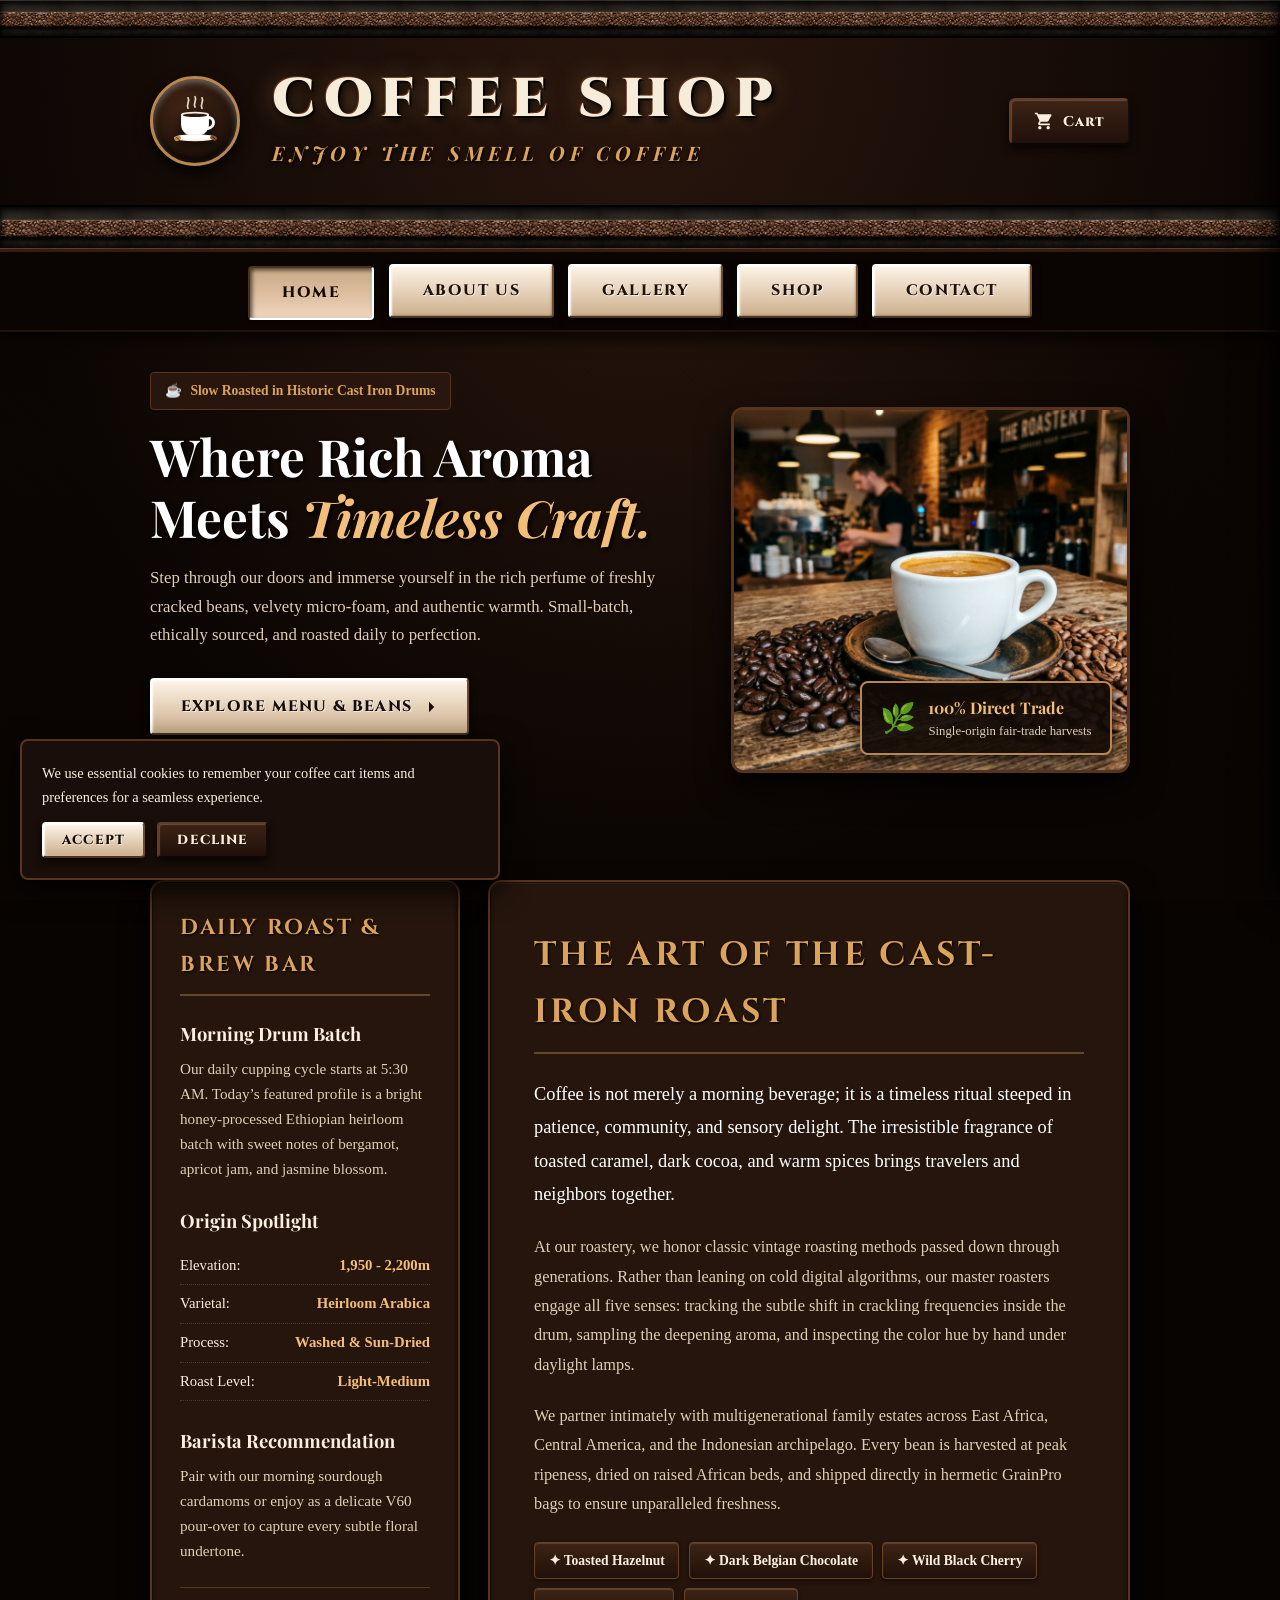
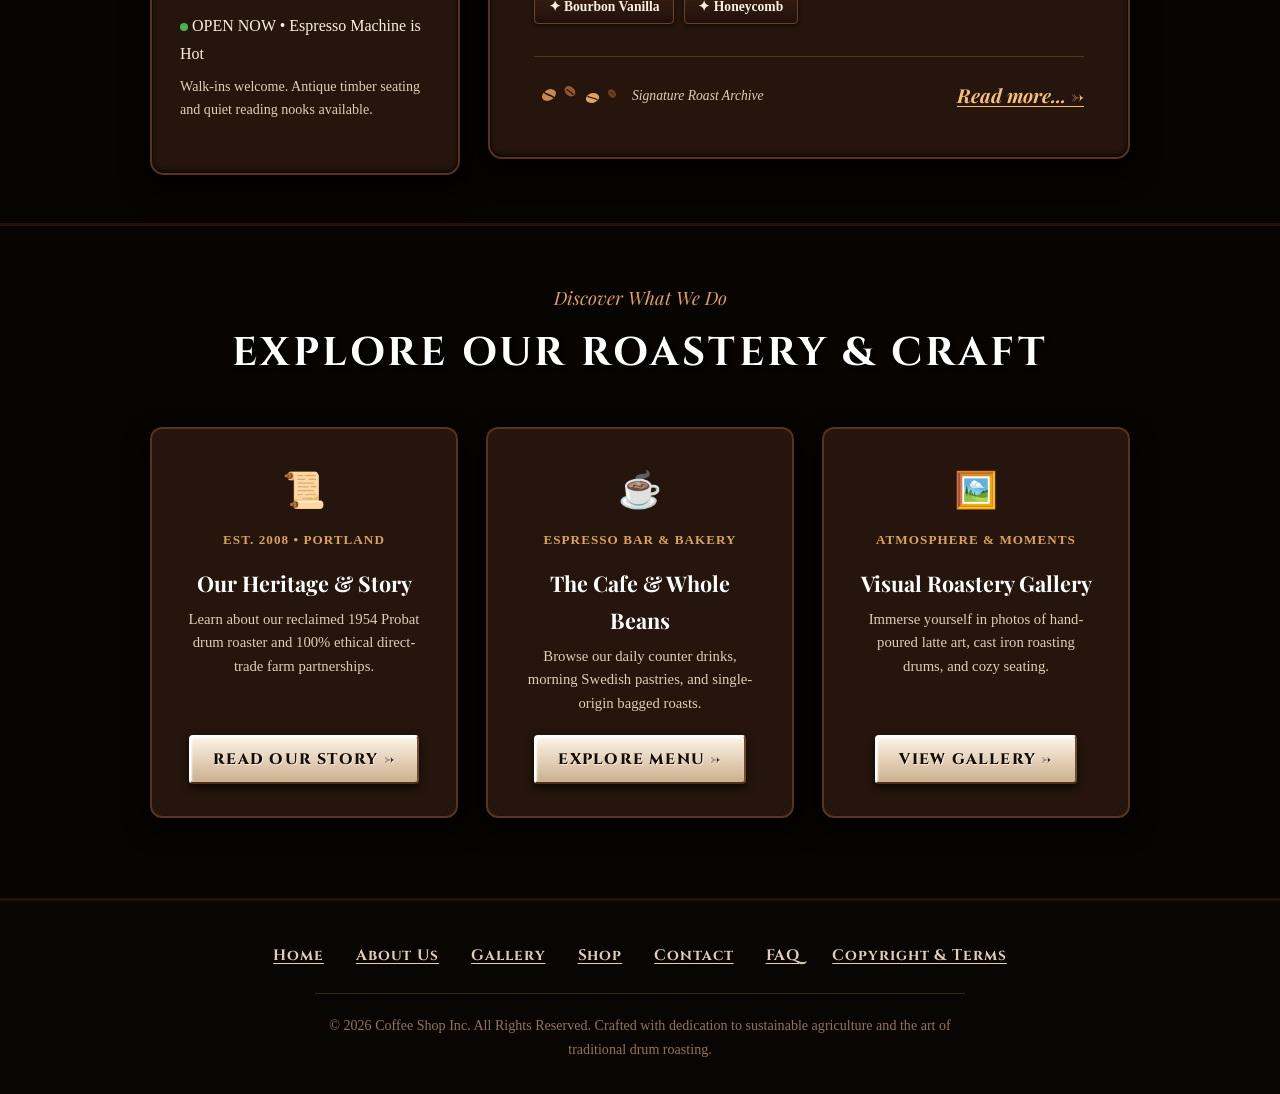
<file: index.html>
<!DOCTYPE html>
<html lang="en">
<head>
  <meta charset="UTF-8" />
  <meta name="viewport" content="width=device-width, initial-scale=1.0" />
  <title>COFFEE SHOP | Enjoy The Smell Of Coffee - Artisanal Roasters</title>
  <meta name="description" content="Welcome to Coffee Shop. Enjoy the smell of freshly roasted artisanal single-origin coffee, handcrafted espresso blends, and bakery fare in our vintage roastery." />
  <meta name="keywords" content="coffee shop, artisanal coffee, single origin beans, espresso, roastery, cafe, direct trade" />
  
  <!-- Open Graph / Meta -->
  <meta property="og:type" content="website" />
  <meta property="og:title" content="COFFEE SHOP | Enjoy The Smell Of Coffee" />
  <meta property="og:description" content="Enjoy the smell of freshly roasted specialty coffee beans and handcrafted cafe drinks in our vintage roastery." />
  <meta property="og:image" content="assets/images/hero.jpg" />

  <!-- Preload Critical Media for LCP -->
  <link rel="preload" as="image" href="assets/images/hero.jpg" />
  <link rel="preload" as="image" href="assets/images/bean_border.jpg" />
  <link rel="stylesheet" href="assets/css/style.css" />

  <!-- LocalBusiness Schema JSON-LD -->
  <script type="application/ld+json">
  {
    "@context": "https://schema.org",
    "@type": "CafeOrCoffeeShop",
    "name": "Vintage Roastery Coffee Shop",
    "image": "assets/images/hero.jpg",
    "telephone": "+1-555-234-7689",
    "email": "hello@vintagecoffeeshop.com",
    "address": {
      "@type": "PostalAddress",
      "streetAddress": "124 Roastery Way, Historic District",
      "addressLocality": "Portland",
      "addressRegion": "OR",
      "postalCode": "97201",
      "addressCountry": "US"
    },
    "openingHoursSpecification": [
      {
        "@type": "OpeningHoursSpecification",
        "dayOfWeek": ["Monday", "Tuesday", "Wednesday", "Thursday", "Friday"],
        "opens": "06:30",
        "closes": "20:00"
      },
      {
        "@type": "OpeningHoursSpecification",
        "dayOfWeek": ["Saturday", "Sunday"],
        "opens": "07:30",
        "closes": "21:00"
      }
    ],
    "priceRange": "$$"
  }
  </script>
</head>
<body>

  <!-- Accessible Skip Link -->
  <a href="#about" class="skip-link">Skip to main content</a>

  <!-- Floating Quick-Return Button to Jump Back to Home Page Top -->
  <a href="#home" id="floatingBackToHome" class="floating-back-to-top" aria-label="Return to Home Top">
    ▲ Back to Home
  </a>

  <!-- ==========================================================================
       1. HEADER SECTION (Heavy Repeating Bean Borders & Vintage Typography)
       ========================================================================== -->
  <header class="site-header" role="banner">
    <!-- Heavy repeating coffee bean border at the top -->
    <div class="header-bean-strip top-strip" aria-hidden="true"></div>

    <div class="container">
      <div class="header-inner">
        <!-- Logo / Imagery (Left) -->
        <a href="index.html" class="brand-wrapper" aria-label="Coffee Shop Home">
          <div class="logo-icon-box">
            <!-- Stylized White Coffee Cup on Saucer with Coffee Beans & Animated Steam -->
            <svg class="cup-svg" viewBox="0 0 100 100" fill="none" xmlns="http://www.w3.org/2000/svg" aria-hidden="true">
              <!-- Animated Steam -->
              <g class="steam-group" stroke="#e6d7be" stroke-width="3" stroke-linecap="round">
                <path d="M38 28 C34 22 42 16 38 10" />
                <path d="M50 26 C46 20 54 14 50 8" />
                <path d="M62 28 C58 22 66 16 62 10" />
              </g>
              <!-- Cup Body -->
              <path d="M26 38 H74 V56 C74 69 63 76 50 76 C37 76 26 69 26 56 Z" fill="#ffffff" />
              <!-- Cup Rim highlight -->
              <ellipse cx="50" cy="38" rx="24" ry="4" fill="#f5ece1" />
              <!-- Coffee liquid inside -->
              <ellipse cx="50" cy="40" rx="21" ry="3" fill="#2d190f" />
              <!-- Cup Handle -->
              <path d="M73 44 C84 44 86 60 72 63" stroke="#ffffff" stroke-width="5" stroke-linecap="round" fill="none" />
              <!-- Saucer Base -->
              <ellipse cx="50" cy="79" rx="36" ry="6" fill="#f5ece1" />
              <ellipse cx="50" cy="78" rx="32" ry="4" fill="#ffffff" />
              <!-- Two Coffee Beans Beside Saucer -->
              <g transform="translate(14, 76)">
                <ellipse cx="6" cy="4" rx="6" ry="4" transform="rotate(-25 6 4)" fill="#c88a4b" />
                <path d="M3 2 C5 4 7 4 9 6" stroke="#170d08" stroke-width="1.2" stroke-linecap="round" />
              </g>
              <g transform="translate(76, 75)">
                <ellipse cx="6" cy="4" rx="6" ry="4" transform="rotate(20 6 4)" fill="#8c582c" />
                <path d="M3 2 C5 4 7 4 9 6" stroke="#170d08" stroke-width="1.2" stroke-linecap="round" />
              </g>
            </svg>
          </div>

          <!-- Typography (Right / Center) -->
          <div class="brand-text">
            <h1 class="site-title">COFFEE SHOP</h1>
            <p class="site-tagline">ENJOY THE SMELL OF COFFEE</p>
          </div>
        </a>

        <!-- Quick Cart Trigger in Header -->
        <div class="header-actions">
          <button id="cartToggleBtn" class="cart-toggle-btn" aria-label="View Shopping Cart">
            <svg width="20" height="20" fill="currentColor" viewBox="0 0 24 24" aria-hidden="true">
              <path d="M7 18c-1.1 0-1.99.9-1.99 2S5.9 22 7 22s2-.9 2-2-.9-2-2-2zM1 2v2h2l3.6 7.59-1.35 2.45c-.16.28-.25.61-.25.96 0 1.1.9 2 2 2h12v-2H7.42c-.14 0-.25-.11-.25-.25l.03-.12.9-1.63h7.45c.75 0 1.41-.41 1.75-1.03l3.58-6.49c.08-.14.12-.31.12-.48 0-.55-.45-1-1-1H5.21l-.94-2H1zm16 16c-1.1 0-1.99.9-1.99 2s.89 2 1.99 2 2-.9 2-2-.9-2-2-2z"/>
            </svg>
            <span>Cart</span>
            <span id="cartBadgeCount" class="cart-badge" style="display: none;">0</span>
          </button>
        </div>
      </div>
    </div>

    <!-- Heavy repeating coffee bean border at the bottom -->
    <div class="header-bean-strip bottom-strip" aria-hidden="true"></div>
  </header>

  <!-- ==========================================================================
       2. NAVIGATION BAR (Tactile 3D Beveled Beige Buttons, Multi-Page Links)
       ========================================================================== -->
  <nav class="main-nav" role="navigation" aria-label="Main Navigation">
    <div class="container nav-container">
      <button id="mobileNavToggle" class="mobile-nav-toggle" aria-expanded="false" aria-controls="navList" aria-label="Toggle navigation menu">
        Menu
      </button>

      <ul id="navList" class="nav-list">
        <li class="nav-item"><a href="index.html" class="nav-link active">HOME</a></li>
        <li class="nav-item"><a href="about.html" class="nav-link">ABOUT US</a></li>
        <li class="nav-item"><a href="gallery.html" class="nav-link">GALLERY</a></li>
        <li class="nav-item"><a href="shop.html" class="nav-link">SHOP</a></li>
        <li class="nav-item"><a href="contact.html" class="nav-link">CONTACT</a></li>
      </ul>
    </div>
  </nav>

  <!-- ==========================================================================
       HERO BANNER (Welcoming Aroma & Roastery Showcase)
       ========================================================================== -->
  <section class="hero-banner">
    <div class="container">
      <div class="hero-grid">
        <div class="hero-content">
          <div class="hero-pill">
            <span aria-hidden="true">☕</span> Slow Roasted in Historic Cast Iron Drums
          </div>
          <h2 class="hero-heading">Where Rich Aroma Meets <span>Timeless Craft.</span></h2>
          <p class="hero-desc">
            Step through our doors and immerse yourself in the rich perfume of freshly cracked beans, velvety micro-foam, and authentic warmth. Small-batch, ethically sourced, and roasted daily to perfection.
          </p>
          <div class="hero-cta-group">
            <a href="shop.html" class="btn-primary">
              <span>Explore Menu &amp; Beans</span>
              <svg width="18" height="18" fill="currentColor" viewBox="0 0 24 24"><path d="M5 12h14M12 5l7 7-7 7"/></svg>
            </a>
            <a href="about.html" class="btn-secondary">Our Heritage Story</a>
          </div>
        </div>

        <div class="hero-media">
          <div class="hero-image-frame">
            <img src="assets/images/hero.jpg" alt="White ceramic cup with rich espresso and roasted coffee beans on a rustic wooden roastery counter" width="600" height="380" loading="eager" />
            <div class="hero-badge-overlay">
              <span style="font-size: 1.8rem;">🌿</span>
              <div>
                <h4 style="font-family: var(--font-heading); color: var(--text-gold); font-size: 1rem;">100% Direct Trade</h4>
                <p style="font-size: 0.8rem; color: var(--text-cream-muted);">Single-origin fair-trade harvests</p>
              </div>
            </div>
          </div>
        </div>
      </div>
    </div>
  </section>

  <!-- ==========================================================================
       SECTION 1: THE TWO-COLUMN CLASSIC VINTAGE ROASTERY (From Mockup)
       ========================================================================== -->
  <section class="classic-content-section" aria-label="Daily roast profile and classic roastery notes">
    <div class="container">
      <div class="classic-grid">
        
        <!-- Left Column (Sidebar / Aside) -->
        <aside class="content-aside" aria-label="Roaster notes and daily specials">
          <h2 class="aside-heading">DAILY ROAST &amp; BREW BAR</h2>

          <div class="aside-block">
            <h3>Morning Drum Batch</h3>
            <p>Our daily cupping cycle starts at 5:30 AM. Today’s featured profile is a bright honey-processed Ethiopian heirloom batch with sweet notes of bergamot, apricot jam, and jasmine blossom.</p>
          </div>

          <div class="aside-block">
            <h3>Origin Spotlight</h3>
            <ul class="aside-list">
              <li><span>Elevation:</span> <span class="val">1,950 - 2,200m</span></li>
              <li><span>Varietal:</span> <span class="val">Heirloom Arabica</span></li>
              <li><span>Process:</span> <span class="val">Washed &amp; Sun-Dried</span></li>
              <li><span>Roast Level:</span> <span class="val">Light-Medium</span></li>
            </ul>
          </div>

          <div class="aside-block">
            <h3>Barista Recommendation</h3>
            <p>Pair with our morning sourdough cardamoms or enjoy as a delicate V60 pour-over to capture every subtle floral undertone.</p>
          </div>

          <div class="aside-block" style="margin-top: 1.5rem; padding-top: 1.5rem; border-top: 1px solid rgba(220, 163, 90, 0.25);">
            <div id="liveHoursStatus" class="hours-status-badge status-open">
              <span style="display:inline-block;width:8px;height:8px;border-radius:50%;background:#4caf50;"></span>
              Checking Cafe Hours...
            </div>
            <p style="font-size: 0.88rem; color: var(--text-cream-muted); margin-top: 0.5rem;">Walk-ins welcome. Antique timber seating and quiet reading nooks available.</p>
          </div>
        </aside>

        <!-- Right Column (Wider Primary Content Panel) -->
        <section class="content-main-panel" aria-label="Coffee heritage and sensory experience">
          <h2 class="main-panel-heading">THE ART OF THE CAST-IRON ROAST</h2>

          <p class="lead-paragraph">
            Coffee is not merely a morning beverage; it is a timeless ritual steeped in patience, community, and sensory delight. The irresistible fragrance of toasted caramel, dark cocoa, and warm spices brings travelers and neighbors together.
          </p>

          <p class="body-paragraph">
            At our roastery, we honor classic vintage roasting methods passed down through generations. Rather than leaning on cold digital algorithms, our master roasters engage all five senses: tracking the subtle shift in crackling frequencies inside the drum, sampling the deepening aroma, and inspecting the color hue by hand under daylight lamps.
          </p>

          <p class="body-paragraph">
            We partner intimately with multigenerational family estates across East Africa, Central America, and the Indonesian archipelago. Every bean is harvested at peak ripeness, dried on raised African beds, and shipped directly in hermetic GrainPro bags to ensure unparalleled freshness.
          </p>

          <!-- Flavor Notes Tags -->
          <div class="flavor-badges" aria-label="Cupping flavor notes">
            <span class="flavor-pill">✦ Toasted Hazelnut</span>
            <span class="flavor-pill">✦ Dark Belgian Chocolate</span>
            <span class="flavor-pill">✦ Wild Black Cherry</span>
            <span class="flavor-pill">✦ Bourbon Vanilla</span>
            <span class="flavor-pill">✦ Honeycomb</span>
          </div>

          <!-- Bottom Row: Scattered Coffee Beans Graphic & "Read more..." link -->
          <div class="panel-footer-row">
            <!-- Decorative scattered coffee beans SVG (Left) -->
            <div class="scattered-beans-graphic" aria-hidden="true">
              <svg width="90" height="36" viewBox="0 0 120 40" fill="none" xmlns="http://www.w3.org/2000/svg">
                <!-- Bean 1 -->
                <ellipse cx="20" cy="20" rx="10" ry="7" transform="rotate(-30 20 20)" fill="#c88a4b" />
                <path d="M14 17 C18 20 22 20 26 23" stroke="#140b07" stroke-width="1.8" stroke-linecap="round" />
                <!-- Bean 2 -->
                <ellipse cx="48" cy="15" rx="8" ry="6" transform="rotate(40 48 15)" fill="#94572c" />
                <path d="M44 13 C48 15 50 17 52 19" stroke="#140b07" stroke-width="1.5" stroke-linecap="round" />
                <!-- Bean 3 -->
                <ellipse cx="78" cy="24" rx="9" ry="6.5" transform="rotate(-15 78 24)" fill="#dfa264" />
                <path d="M72 22 C76 24 80 24 84 26" stroke="#140b07" stroke-width="1.6" stroke-linecap="round" />
                <!-- Bean 4 (smaller) -->
                <ellipse cx="104" cy="18" rx="6" ry="4.5" transform="rotate(55 104 18)" fill="#713e1d" />
                <path d="M102 16 C104 18 105 19 106 20" stroke="#140b07" stroke-width="1.2" stroke-linecap="round" />
              </svg>
              <span style="font-size: 0.85rem; font-style: italic; color: var(--text-cream-muted);">Signature Roast Archive</span>
            </div>

            <!-- "Read more..." link (Right) -->
            <a href="#readMore" id="vintageReadMoreBtn" class="read-more-btn" role="button" aria-haspopup="dialog">
              <span>Read more...</span>
              <span aria-hidden="true">&rarr;</span>
            </a>
          </div>
        </section>

      </div>
    </div>
  </section>

  <!-- ==========================================================================
       DISCOVERY / FEATURED HIGHLIGHTS (Tasteful Cards Leading to Dedicated Pages)
       ========================================================================== -->
  <section class="classic-content-section" style="border-top: 3px solid #23120a; padding-top: 3.5rem;" aria-label="Explore the Roastery">
    <div class="container">
      <div class="section-title-wrap">
        <p class="section-subtitle">Discover What We Do</p>
        <h2 class="section-title">Explore Our Roastery &amp; Craft</h2>
      </div>

      <div class="products-grid" style="margin-bottom: 2rem;">
        <!-- Card 1: About -->
        <div class="product-card">
          <div class="product-body" style="padding: 2rem; text-align: center; display: flex; flex-direction: column; align-items: center;">
            <span style="font-size: 2.2rem; margin-bottom: 0.5rem;" aria-hidden="true">📜</span>
            <span class="product-origin">Est. 2008 • Portland</span>
            <h3 class="product-title" style="margin-top: 0.5rem;">Our Heritage &amp; Story</h3>
            <p class="product-desc">Learn about our reclaimed 1954 Probat drum roaster and 100% ethical direct-trade farm partnerships.</p>
            <a href="about.html" class="btn-primary" style="margin-top: auto; padding: 0.6rem 1.4rem;">
              Read Our Story &rarr;
            </a>
          </div>
        </div>

        <!-- Card 2: Shop & Menu -->
        <div class="product-card">
          <div class="product-body" style="padding: 2rem; text-align: center; display: flex; flex-direction: column; align-items: center;">
            <span style="font-size: 2.2rem; margin-bottom: 0.5rem;" aria-hidden="true">☕</span>
            <span class="product-origin">Espresso Bar &amp; Bakery</span>
            <h3 class="product-title" style="margin-top: 0.5rem;">The Cafe &amp; Whole Beans</h3>
            <p class="product-desc">Browse our daily counter drinks, morning Swedish pastries, and single-origin bagged roasts.</p>
            <a href="shop.html" class="btn-primary" style="margin-top: auto; padding: 0.6rem 1.4rem;">
              Explore Menu &rarr;
            </a>
          </div>
        </div>

        <!-- Card 3: Gallery -->
        <div class="product-card">
          <div class="product-body" style="padding: 2rem; text-align: center; display: flex; flex-direction: column; align-items: center;">
            <span style="font-size: 2.2rem; margin-bottom: 0.5rem;" aria-hidden="true">🖼️</span>
            <span class="product-origin">Atmosphere &amp; Moments</span>
            <h3 class="product-title" style="margin-top: 0.5rem;">Visual Roastery Gallery</h3>
            <p class="product-desc">Immerse yourself in photos of hand-poured latte art, cast iron roasting drums, and cozy seating.</p>
            <a href="gallery.html" class="btn-primary" style="margin-top: auto; padding: 0.6rem 1.4rem;">
              View Gallery &rarr;
            </a>
          </div>
        </div>
      </div>
    </div>
  </section>

  <!-- ==========================================================================
       FOOTER SECTION (Multi-Page Navigation: Home, About, Gallery, Shop, Contact, FAQ, Terms)
       ========================================================================== -->
  <footer class="site-footer" role="contentinfo">
    <div class="container">
      <ul class="footer-nav">
        <li><a href="index.html">Home</a></li>
        <li><a href="about.html">About Us</a></li>
        <li><a href="gallery.html">Gallery</a></li>
        <li><a href="shop.html">Shop</a></li>
        <li><a href="contact.html">Contact</a></li>
        <li><a href="faq.html">FAQ</a></li>
        <li><a href="terms.html">Copyright &amp; Terms</a></li>
      </ul>

      <p class="footer-copy">
        &copy; 2026 Coffee Shop Inc. All Rights Reserved. Crafted with dedication to sustainable agriculture and the art of traditional drum roasting.
      </p>
    </div>
  </footer>

  <!-- ==========================================================================
       INTERACTIVE CART SLIDE-OVER DRAWER
       ========================================================================== -->
  <div id="cartDrawerBackdrop" class="cart-drawer-backdrop" aria-hidden="true"></div>
  <aside id="cartDrawer" class="cart-drawer" role="dialog" aria-modal="true" aria-hidden="true" aria-labelledby="cartDrawerHeading">
    <div class="drawer-header">
      <h2 id="cartDrawerHeading" class="drawer-title">Your Coffee Order</h2>
      <button id="closeCartBtn" class="btn-close-drawer" aria-label="Close cart drawer">&times;</button>
    </div>

    <div id="cartItemsList" class="cart-items-list" role="region" aria-live="polite"></div>

    <div class="drawer-footer">
      <div class="subtotal-row">
        <span>Order Subtotal:</span>
        <span id="cartSubtotalAmount">$0.00</span>
      </div>
      <p style="font-size: 0.8rem; color: var(--text-cream-muted); margin-bottom: 1rem;">Free domestic shipping on orders over $45. Freshness guaranteed.</p>
      <button id="checkoutBtn" class="btn-primary" style="width: 100%; justify-content: center; padding: 1rem;">
        Proceed to Checkout
      </button>
    </div>
  </aside>

  <!-- ==========================================================================
       COOKIE CONSENT BANNER
       ========================================================================== -->
  <aside id="cookieBanner" class="cookie-banner" role="dialog" aria-label="Cookie consent">
    <div style="font-size: 0.9rem; color: var(--text-cream); margin-bottom: 0.75rem;">
      We use essential cookies to remember your coffee cart items and preferences for a seamless experience.
    </div>
    <div style="display: flex; gap: 0.75rem;">
      <button id="acceptCookiesBtn" class="btn-primary" style="padding: 0.45rem 1.15rem; font-size: 0.82rem;">Accept</button>
      <button id="declineCookiesBtn" class="btn-secondary" style="padding: 0.45rem 1.15rem; font-size: 0.82rem;">Decline</button>
    </div>
  </aside>

  <script src="assets/js/main.js" defer></script>
</body>
</html>
</file>
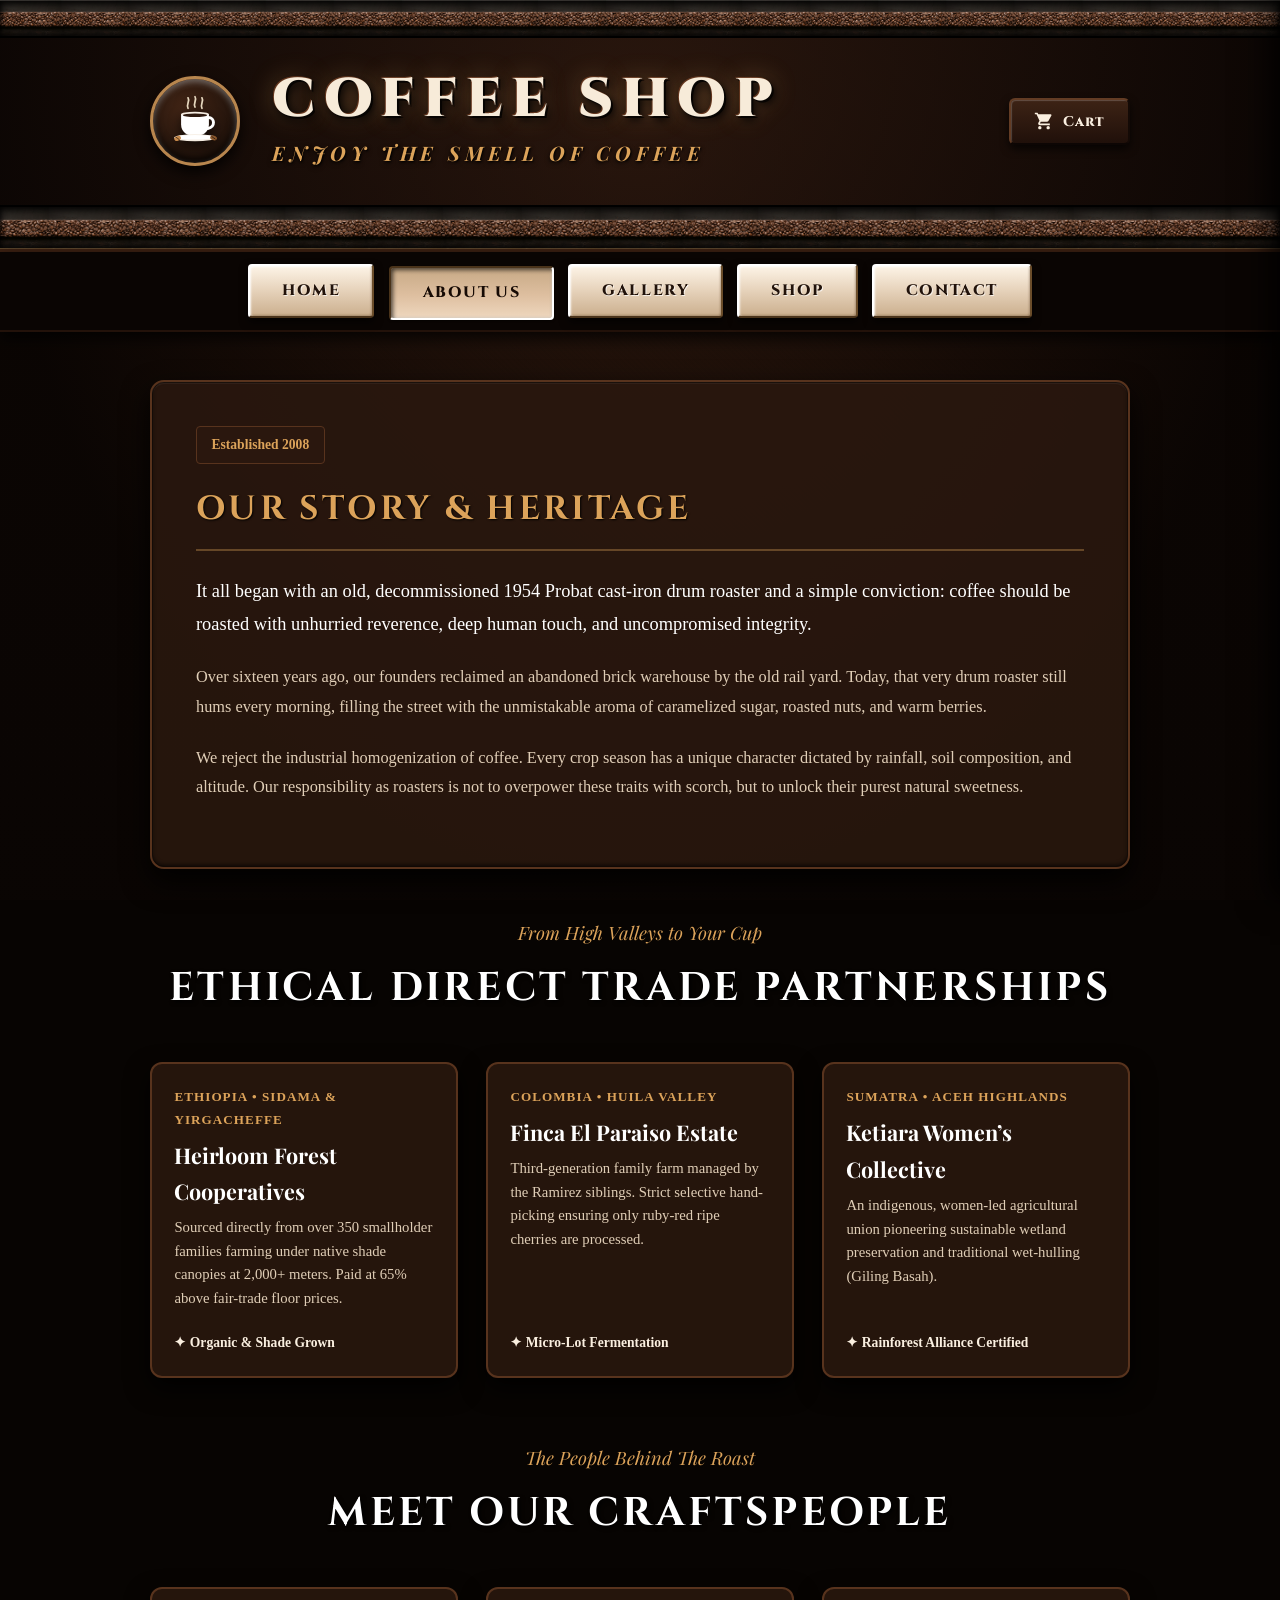
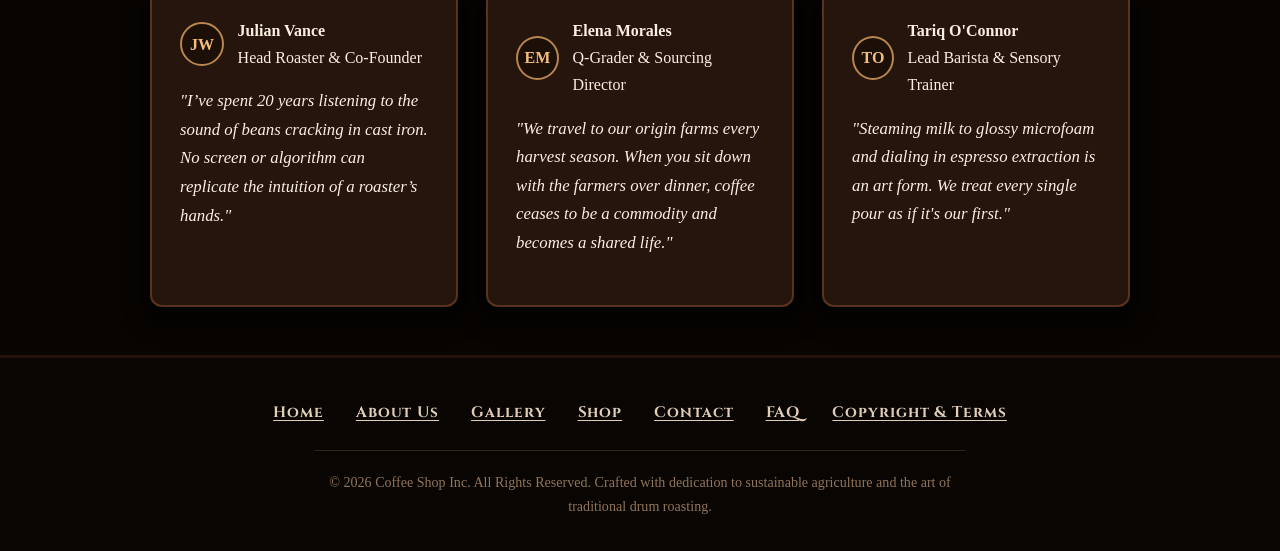
<file: about.html>
<!DOCTYPE html>
<html lang="en">
<head>
  <meta charset="UTF-8" />
  <meta name="viewport" content="width=device-width, initial-scale=1.0" />
  <title>About Our Roastery | COFFEE SHOP Heritage & Ethical Craft</title>
  <meta name="description" content="Discover the story behind Coffee Shop. Our traditional drum roasting techniques, direct trade farmer partnerships, and commitment to coffee excellence." />
  <link rel="stylesheet" href="assets/css/style.css" />
</head>
<body>

  <a href="#mainContent" class="skip-link">Skip to main content</a>

  <!-- Header -->
  <header class="site-header" role="banner">
    <!-- Heavy repeating coffee bean border at the top -->
    <div class="header-bean-strip top-strip" aria-hidden="true"></div>

    <div class="container">
      <div class="header-inner">
        <a href="index.html" class="brand-wrapper" aria-label="Coffee Shop Home">
          <div class="logo-icon-box">
            <svg class="cup-svg" viewBox="0 0 100 100" fill="none" xmlns="http://www.w3.org/2000/svg" aria-hidden="true">
              <g class="steam-group" stroke="#e6d7be" stroke-width="3" stroke-linecap="round">
                <path d="M38 28 C34 22 42 16 38 10" />
                <path d="M50 26 C46 20 54 14 50 8" />
                <path d="M62 28 C58 22 66 16 62 10" />
              </g>
              <path d="M26 38 H74 V56 C74 69 63 76 50 76 C37 76 26 69 26 56 Z" fill="#ffffff" />
              <ellipse cx="50" cy="38" rx="24" ry="4" fill="#f5ece1" />
              <ellipse cx="50" cy="40" rx="21" ry="3" fill="#2d190f" />
              <path d="M73 44 C84 44 86 60 72 63" stroke="#ffffff" stroke-width="5" stroke-linecap="round" fill="none" />
              <ellipse cx="50" cy="79" rx="36" ry="6" fill="#f5ece1" />
              <ellipse cx="50" cy="78" rx="32" ry="4" fill="#ffffff" />
              <g transform="translate(14, 76)">
                <ellipse cx="6" cy="4" rx="6" ry="4" transform="rotate(-25 6 4)" fill="#c88a4b" />
                <path d="M3 2 C5 4 7 4 9 6" stroke="#170d08" stroke-width="1.2" stroke-linecap="round" />
              </g>
              <g transform="translate(76, 75)">
                <ellipse cx="6" cy="4" rx="6" ry="4" transform="rotate(20 6 4)" fill="#8c582c" />
                <path d="M3 2 C5 4 7 4 9 6" stroke="#170d08" stroke-width="1.2" stroke-linecap="round" />
              </g>
            </svg>
          </div>
          <div class="brand-text">
            <h1 class="site-title">COFFEE SHOP</h1>
            <p class="site-tagline">ENJOY THE SMELL OF COFFEE</p>
          </div>
        </a>

        <div class="header-actions">
          <button id="cartToggleBtn" class="cart-toggle-btn" aria-label="View Shopping Cart">
            <svg width="20" height="20" fill="currentColor" viewBox="0 0 24 24"><path d="M7 18c-1.1 0-1.99.9-1.99 2S5.9 22 7 22s2-.9 2-2-.9-2-2-2zM1 2v2h2l3.6 7.59-1.35 2.45c-.16.28-.25.61-.25.96 0 1.1.9 2 2 2h12v-2H7.42c-.14 0-.25-.11-.25-.25l.03-.12.9-1.63h7.45c.75 0 1.41-.41 1.75-1.03l3.58-6.49c.08-.14.12-.31.12-.48 0-.55-.45-1-1-1H5.21l-.94-2H1zm16 16c-1.1 0-1.99.9-1.99 2s.89 2 1.99 2 2-.9 2-2-.9-2-2-2z"/></svg>
            <span>Cart</span>
            <span id="cartBadgeCount" class="cart-badge" style="display: none;">0</span>
          </button>
        </div>
      </div>
    </div>
    <!-- Heavy repeating coffee bean border at the bottom -->
    <div class="header-bean-strip bottom-strip" aria-hidden="true"></div>
  </header>

  <!-- Navigation -->
  <nav class="main-nav" role="navigation" aria-label="Main Navigation">
    <div class="container nav-container">
      <button id="mobileNavToggle" class="mobile-nav-toggle" aria-expanded="false" aria-controls="navList" aria-label="Toggle navigation menu">
        <span class="hamburger-icon" aria-hidden="true"></span>
        <span>Menu</span>
      </button>

      <ul id="navList" class="nav-list">
        <li class="nav-item"><a href="index.html" class="nav-link">HOME</a></li>
        <li class="nav-item"><a href="about.html" class="nav-link active">ABOUT US</a></li>
        <li class="nav-item"><a href="gallery.html" class="nav-link">GALLERY</a></li>
        <li class="nav-item"><a href="shop.html" class="nav-link">SHOP</a></li>
        <li class="nav-item"><a href="contact.html" class="nav-link">CONTACT</a></li>
      </ul>
    </div>
  </nav>

  <!-- Main Content -->
  <main id="mainContent" class="classic-content-section" role="main">
    <div class="container">
      
      <!-- Intro Story -->
      <div class="content-main-panel" style="margin-bottom: 3rem;">
        <span class="hero-pill">Established 2008</span>
        <h2 class="main-panel-heading">OUR STORY & HERITAGE</h2>
        <p class="lead-paragraph">
          It all began with an old, decommissioned 1954 Probat cast-iron drum roaster and a simple conviction: coffee should be roasted with unhurried reverence, deep human touch, and uncompromised integrity.
        </p>
        <p class="body-paragraph">
          Over sixteen years ago, our founders reclaimed an abandoned brick warehouse by the old rail yard. Today, that very drum roaster still hums every morning, filling the street with the unmistakable aroma of caramelized sugar, roasted nuts, and warm berries.
        </p>
        <p class="body-paragraph">
          We reject the industrial homogenization of coffee. Every crop season has a unique character dictated by rainfall, soil composition, and altitude. Our responsibility as roasters is not to overpower these traits with scorch, but to unlock their purest natural sweetness.
        </p>
      </div>

      <!-- Sourcing & Direct Trade -->
      <div class="section-title-wrap">
        <p class="section-subtitle">From High Valleys to Your Cup</p>
        <h2 class="section-title">Ethical Direct Trade Partnerships</h2>
      </div>

      <div class="products-grid" style="margin-bottom: 4rem;">
        <div class="product-card">
          <div class="product-body">
            <span class="product-origin">Ethiopia • Sidama & Yirgacheffe</span>
            <h3 class="product-title">Heirloom Forest Cooperatives</h3>
            <p class="product-desc">Sourced directly from over 350 smallholder families farming under native shade canopies at 2,000+ meters. Paid at 65% above fair-trade floor prices.</p>
            <div style="font-size: 0.85rem; color: var(--amber-gold); margin-top: auto; font-weight: 600;">✦ Organic & Shade Grown</div>
          </div>
        </div>

        <div class="product-card">
          <div class="product-body">
            <span class="product-origin">Colombia • Huila Valley</span>
            <h3 class="product-title">Finca El Paraiso Estate</h3>
            <p class="product-desc">Third-generation family farm managed by the Ramirez siblings. Strict selective hand-picking ensuring only ruby-red ripe cherries are processed.</p>
            <div style="font-size: 0.85rem; color: var(--amber-gold); margin-top: auto; font-weight: 600;">✦ Micro-Lot Fermentation</div>
          </div>
        </div>

        <div class="product-card">
          <div class="product-body">
            <span class="product-origin">Sumatra • Aceh Highlands</span>
            <h3 class="product-title">Ketiara Women’s Collective</h3>
            <p class="product-desc">An indigenous, women-led agricultural union pioneering sustainable wetland preservation and traditional wet-hulling (Giling Basah).</p>
            <div style="font-size: 0.85rem; color: var(--amber-gold); margin-top: auto; font-weight: 600;">✦ Rainforest Alliance Certified</div>
          </div>
        </div>
      </div>

      <!-- Meet the Team -->
      <div class="section-title-wrap">
        <p class="section-subtitle">The People Behind The Roast</p>
        <h2 class="section-title">Meet Our Craftspeople</h2>
      </div>

      <div class="testimonials-grid">
        <div class="testimonial-card">
          <div class="author-meta" style="margin-bottom: 1rem;">
            <div class="author-avatar">JW</div>
            <div class="author-info">
              <h4>Julian Vance</h4>
              <p>Head Roaster & Co-Founder</p>
            </div>
          </div>
          <p class="testimonial-quote">"I’ve spent 20 years listening to the sound of beans cracking in cast iron. No screen or algorithm can replicate the intuition of a roaster’s hands."</p>
        </div>

        <div class="testimonial-card">
          <div class="author-meta" style="margin-bottom: 1rem;">
            <div class="author-avatar">EM</div>
            <div class="author-info">
              <h4>Elena Morales</h4>
              <p>Q-Grader & Sourcing Director</p>
            </div>
          </div>
          <p class="testimonial-quote">"We travel to our origin farms every harvest season. When you sit down with the farmers over dinner, coffee ceases to be a commodity and becomes a shared life."</p>
        </div>

        <div class="testimonial-card">
          <div class="author-meta" style="margin-bottom: 1rem;">
            <div class="author-avatar">TO</div>
            <div class="author-info">
              <h4>Tariq O'Connor</h4>
              <p>Lead Barista & Sensory Trainer</p>
            </div>
          </div>
          <p class="testimonial-quote">"Steaming milk to glossy microfoam and dialing in espresso extraction is an art form. We treat every single pour as if it's our first."</p>
        </div>
      </div>

    </div>
  </main>

  <!-- Footer -->
  <footer class="site-footer" role="contentinfo">
    <div class="container">
      <ul class="footer-nav">
        <li><a href="index.html">Home</a></li>
        <li><a href="about.html">About Us</a></li>
        <li><a href="gallery.html">Gallery</a></li>
        <li><a href="shop.html">Shop</a></li>
        <li><a href="contact.html">Contact</a></li>
        <li><a href="faq.html">FAQ</a></li>
        <li><a href="terms.html">Copyright &amp; Terms</a></li>
      </ul>
      <p class="footer-copy">
        &copy; 2026 Coffee Shop Inc. All Rights Reserved. Crafted with dedication to sustainable agriculture and the art of traditional drum roasting.
      </p>
    </div>
  </footer>

  <!-- Cart Drawer -->
  <div id="cartDrawerBackdrop" class="cart-drawer-backdrop" aria-hidden="true"></div>
  <aside id="cartDrawer" class="cart-drawer" role="dialog" aria-modal="true" aria-hidden="true">
    <div class="drawer-header">
      <h2 class="drawer-title">Your Coffee Order</h2>
      <button id="closeCartBtn" class="btn-close-drawer">&times;</button>
    </div>
    <div id="cartItemsList" class="cart-items-list"></div>
    <div class="drawer-footer">
      <div class="subtotal-row">
        <span>Order Subtotal:</span>
        <span id="cartSubtotalAmount">$0.00</span>
      </div>
      <button id="checkoutBtn" class="btn-primary" style="width: 100%; justify-content: center; padding: 1rem;">Proceed to Checkout</button>
    </div>
  </aside>

  <script src="assets/js/main.js" defer></script>
</body>
</html>
</file>
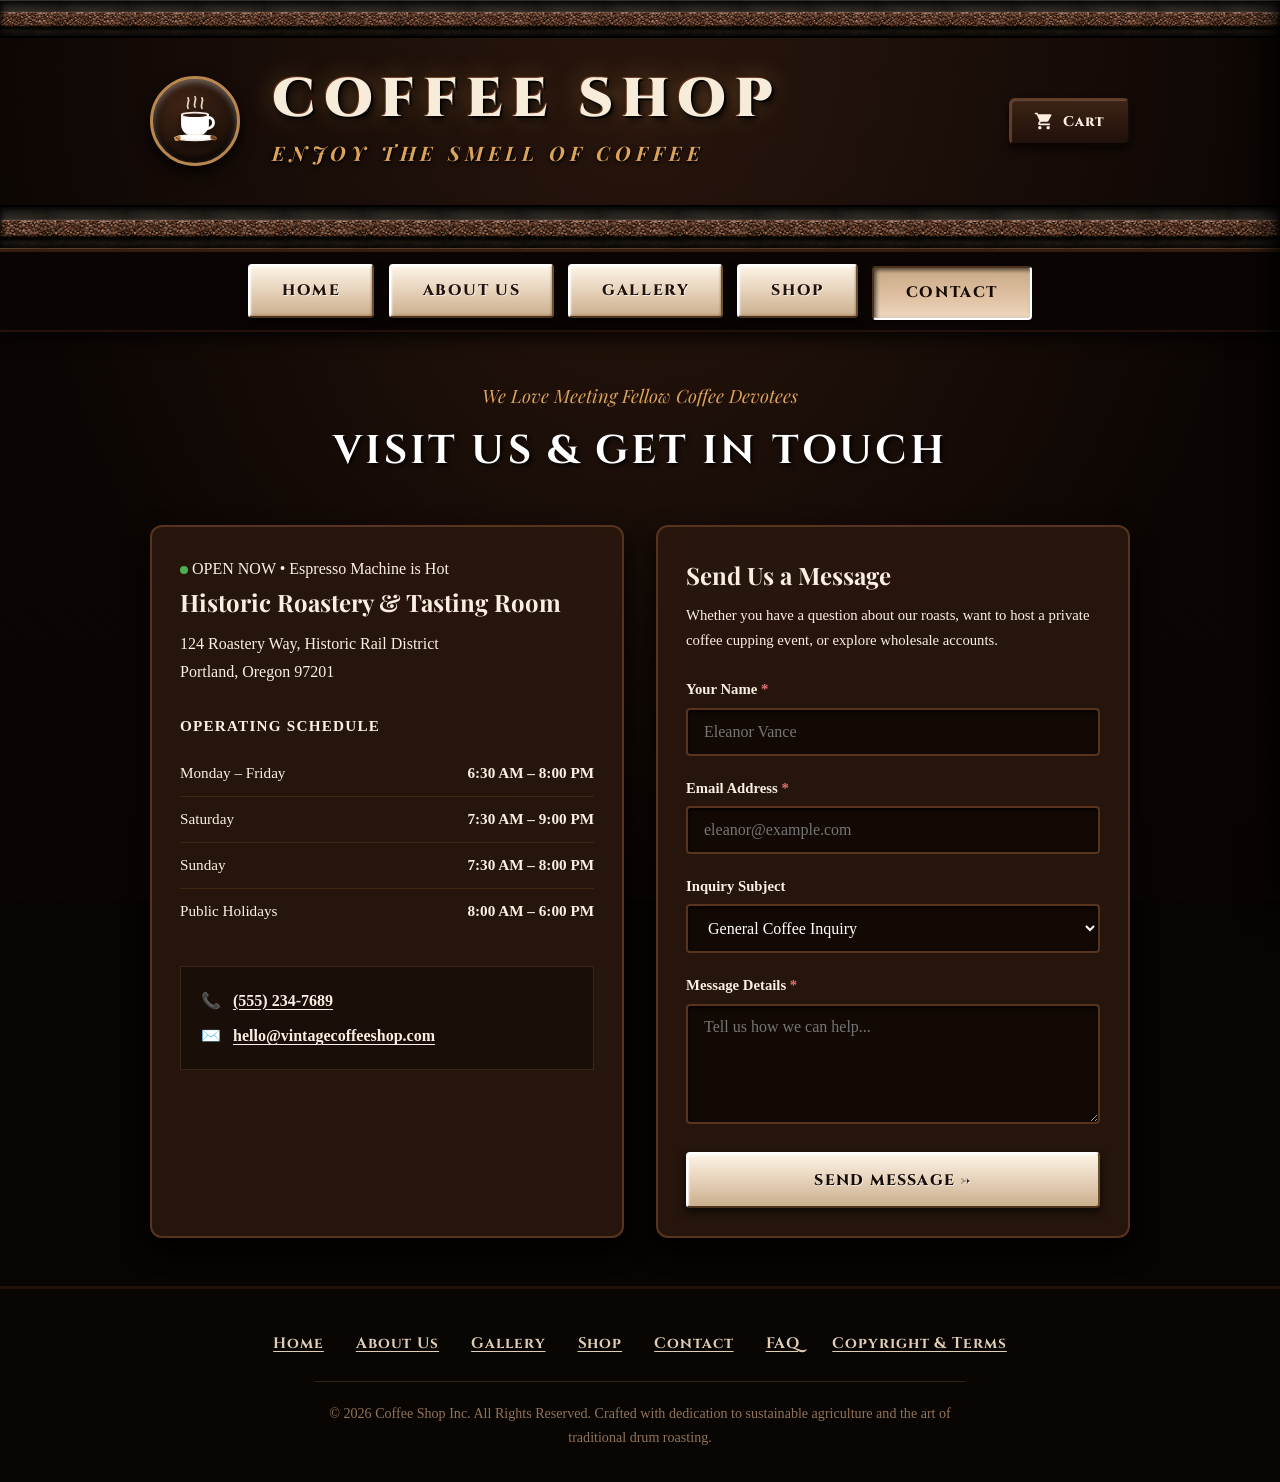
<file: contact.html>
<!DOCTYPE html>
<html lang="en">
<head>
  <meta charset="UTF-8" />
  <meta name="viewport" content="width=device-width, initial-scale=1.0" />
  <title>Contact & Visit Us | COFFEE SHOP Cafe Location & Hours</title>
  <meta name="description" content="Visit Coffee Shop at 124 Roastery Way. Check live operating hours, reach our baristas, or send inquiries regarding wholesale beans and events." />
  <link rel="stylesheet" href="assets/css/style.css" />
</head>
<body>

  <a href="#mainContent" class="skip-link">Skip to main content</a>

  <!-- Header -->
  <header class="site-header" role="banner">
    <!-- Heavy repeating coffee bean border at the top -->
    <div class="header-bean-strip top-strip" aria-hidden="true"></div>

    <div class="container">
      <div class="header-inner">
        <a href="index.html" class="brand-wrapper" aria-label="Coffee Shop Home">
          <div class="logo-icon-box">
            <svg class="cup-svg" viewBox="0 0 100 100" fill="none" xmlns="http://www.w3.org/2000/svg" aria-hidden="true">
              <g class="steam-group" stroke="#e6d7be" stroke-width="3" stroke-linecap="round">
                <path d="M38 28 C34 22 42 16 38 10" />
                <path d="M50 26 C46 20 54 14 50 8" />
                <path d="M62 28 C58 22 66 16 62 10" />
              </g>
              <path d="M26 38 H74 V56 C74 69 63 76 50 76 C37 76 26 69 26 56 Z" fill="#ffffff" />
              <ellipse cx="50" cy="38" rx="24" ry="4" fill="#f5ece1" />
              <ellipse cx="50" cy="40" rx="21" ry="3" fill="#2d190f" />
              <path d="M73 44 C84 44 86 60 72 63" stroke="#ffffff" stroke-width="5" stroke-linecap="round" fill="none" />
              <ellipse cx="50" cy="79" rx="36" ry="6" fill="#f5ece1" />
              <ellipse cx="50" cy="78" rx="32" ry="4" fill="#ffffff" />
              <g transform="translate(14, 76)">
                <ellipse cx="6" cy="4" rx="6" ry="4" transform="rotate(-25 6 4)" fill="#c88a4b" />
                <path d="M3 2 C5 4 7 4 9 6" stroke="#170d08" stroke-width="1.2" stroke-linecap="round" />
              </g>
              <g transform="translate(76, 75)">
                <ellipse cx="6" cy="4" rx="6" ry="4" transform="rotate(20 6 4)" fill="#8c582c" />
                <path d="M3 2 C5 4 7 4 9 6" stroke="#170d08" stroke-width="1.2" stroke-linecap="round" />
              </g>
            </svg>
          </div>
          <div class="brand-text">
            <h1 class="site-title">COFFEE SHOP</h1>
            <p class="site-tagline">ENJOY THE SMELL OF COFFEE</p>
          </div>
        </a>

        <div class="header-actions">
          <button id="cartToggleBtn" class="cart-toggle-btn" aria-label="View Shopping Cart">
            <svg width="20" height="20" fill="currentColor" viewBox="0 0 24 24"><path d="M7 18c-1.1 0-1.99.9-1.99 2S5.9 22 7 22s2-.9 2-2-.9-2-2-2zM1 2v2h2l3.6 7.59-1.35 2.45c-.16.28-.25.61-.25.96 0 1.1.9 2 2 2h12v-2H7.42c-.14 0-.25-.11-.25-.25l.03-.12.9-1.63h7.45c.75 0 1.41-.41 1.75-1.03l3.58-6.49c.08-.14.12-.31.12-.48 0-.55-.45-1-1-1H5.21l-.94-2H1zm16 16c-1.1 0-1.99.9-1.99 2s.89 2 1.99 2 2-.9 2-2-.9-2-2-2z"/></svg>
            <span>Cart</span>
            <span id="cartBadgeCount" class="cart-badge" style="display: none;">0</span>
          </button>
        </div>
      </div>
    </div>
    <!-- Heavy repeating coffee bean border at the bottom -->
    <div class="header-bean-strip bottom-strip" aria-hidden="true"></div>
  </header>

  <!-- Navigation -->
  <nav class="main-nav" role="navigation" aria-label="Main Navigation">
    <div class="container nav-container">
      <button id="mobileNavToggle" class="mobile-nav-toggle" aria-expanded="false" aria-controls="navList" aria-label="Toggle navigation menu">
        <span class="hamburger-icon" aria-hidden="true"></span>
        <span>Menu</span>
      </button>

      <ul id="navList" class="nav-list">
        <li class="nav-item"><a href="index.html" class="nav-link">HOME</a></li>
        <li class="nav-item"><a href="about.html" class="nav-link">ABOUT US</a></li>
        <li class="nav-item"><a href="gallery.html" class="nav-link">GALLERY</a></li>
        <li class="nav-item"><a href="shop.html" class="nav-link">SHOP</a></li>
        <li class="nav-item"><a href="contact.html" class="nav-link active">CONTACT</a></li>
      </ul>
    </div>
  </nav>

  <!-- Main Content -->
  <main id="mainContent" class="classic-content-section" role="main">
    <div class="container">
      <div class="section-title-wrap">
        <p class="section-subtitle">We Love Meeting Fellow Coffee Devotees</p>
        <h2 class="section-title">Visit Us & Get In Touch</h2>
      </div>

      <div class="contact-grid">
        
        <!-- Left Column: Location & Live Hours Table -->
        <div class="contact-card">
          <div id="liveHoursStatus" class="hours-status-badge status-open">
            <span style="display:inline-block;width:8px;height:8px;border-radius:50%;background:#4caf50;"></span>
            Calculating live status...
          </div>

          <h3 style="font-family: var(--font-heading); font-size: 1.5rem; color: var(--cream-50); margin-bottom: 0.5rem;">
            Historic Roastery & Tasting Room
          </h3>
          <p style="color: var(--cream-200); margin-bottom: 1.75rem;">
            124 Roastery Way, Historic Rail District<br />
            Portland, Oregon 97201
          </p>

          <!-- Hours Table -->
          <h4 style="font-size: 0.95rem; text-transform: uppercase; letter-spacing: 0.08em; color: var(--amber-gold); margin-bottom: 0.75rem; font-weight: 700;">
            Operating Schedule
          </h4>
          <table style="width: 100%; border-collapse: collapse; margin-bottom: 2rem; font-size: 0.95rem;">
            <tbody>
              <tr style="border-bottom: 1px solid rgba(200, 138, 75, 0.15);">
                <td style="padding: 0.6rem 0; color: var(--cream-100);">Monday – Friday</td>
                <td style="padding: 0.6rem 0; text-align: right; color: var(--amber-light); font-weight: 600;">6:30 AM – 8:00 PM</td>
              </tr>
              <tr style="border-bottom: 1px solid rgba(200, 138, 75, 0.15);">
                <td style="padding: 0.6rem 0; color: var(--cream-100);">Saturday</td>
                <td style="padding: 0.6rem 0; text-align: right; color: var(--amber-light); font-weight: 600;">7:30 AM – 9:00 PM</td>
              </tr>
              <tr style="border-bottom: 1px solid rgba(200, 138, 75, 0.15);">
                <td style="padding: 0.6rem 0; color: var(--cream-100);">Sunday</td>
                <td style="padding: 0.6rem 0; text-align: right; color: var(--amber-light); font-weight: 600;">7:30 AM – 8:00 PM</td>
              </tr>
              <tr>
                <td style="padding: 0.6rem 0; color: var(--cream-100);">Public Holidays</td>
                <td style="padding: 0.6rem 0; text-align: right; color: var(--amber-light); font-weight: 600;">8:00 AM – 6:00 PM</td>
              </tr>
            </tbody>
          </table>

          <!-- Direct Channels -->
          <div style="background: rgba(18, 10, 6, 0.6); padding: 1.25rem; border-radius: var(--radius-sm); border: 1px solid rgba(200, 138, 75, 0.2);">
            <div style="display: flex; gap: 0.75rem; align-items: center; margin-bottom: 0.5rem;">
              <span style="color: var(--amber-gold);">📞</span>
              <a href="tel:+15552347689" style="color: var(--cream-50); font-weight: 600;">(555) 234-7689</a>
            </div>
            <div style="display: flex; gap: 0.75rem; align-items: center;">
              <span style="color: var(--amber-gold);">✉️</span>
              <a href="mailto:hello@vintagecoffeeshop.com" style="color: var(--cream-50); font-weight: 600;">hello@vintagecoffeeshop.com</a>
            </div>
          </div>
        </div>

        <!-- Right Column: Interactive Contact Form -->
        <div class="contact-card">
          <h3 style="font-family: var(--font-heading); font-size: 1.5rem; color: var(--cream-50); margin-bottom: 0.5rem;">
            Send Us a Message
          </h3>
          <p style="color: var(--cream-200); font-size: 0.92rem; margin-bottom: 1.5rem;">
            Whether you have a question about our roasts, want to host a private coffee cupping event, or explore wholesale accounts.
          </p>

          <form id="contactForm" novalidate>
            <div class="form-group">
              <label for="contactName" class="form-label">Your Name <span style="color: #e57373;">*</span></label>
              <input type="text" id="contactName" class="form-control" placeholder="Eleanor Vance" required />
            </div>

            <div class="form-group">
              <label for="contactEmail" class="form-label">Email Address <span style="color: #e57373;">*</span></label>
              <input type="email" id="contactEmail" class="form-control" placeholder="eleanor@example.com" required />
            </div>

            <div class="form-group">
              <label for="contactTopic" class="form-label">Inquiry Subject</label>
              <select id="contactTopic" class="form-control">
                <option value="general">General Coffee Inquiry</option>
                <option value="wholesale">Wholesale & Cafe Supply</option>
                <option value="events">Private Event / Tasting Session</option>
                <option value="careers">Barista & Roaster Careers</option>
              </select>
            </div>

            <div class="form-group">
              <label for="contactMessage" class="form-label">Message Details <span style="color: #e57373;">*</span></label>
              <textarea id="contactMessage" class="form-control" placeholder="Tell us how we can help..." required></textarea>
            </div>

            <button type="submit" class="btn-primary" style="width: 100%; justify-content: center; padding: 0.95rem;">
              Send Message &rarr;
            </button>
          </form>
        </div>

      </div>
    </div>
  </main>

  <!-- Footer -->
  <footer class="site-footer" role="contentinfo">
    <div class="container">
      <ul class="footer-nav">
        <li><a href="index.html">Home</a></li>
        <li><a href="about.html">About Us</a></li>
        <li><a href="gallery.html">Gallery</a></li>
        <li><a href="shop.html">Shop</a></li>
        <li><a href="contact.html">Contact</a></li>
        <li><a href="faq.html">FAQ</a></li>
        <li><a href="terms.html">Copyright & Terms</a></li>
      </ul>
      <p class="footer-copy">
        &copy; 2026 Coffee Shop Inc. All Rights Reserved. Crafted with dedication to sustainable agriculture and the art of traditional drum roasting.
      </p>
    </div>
  </footer>

  <!-- Cart Drawer -->
  <div id="cartDrawerBackdrop" class="cart-drawer-backdrop" aria-hidden="true"></div>
  <aside id="cartDrawer" class="cart-drawer" role="dialog" aria-modal="true" aria-hidden="true">
    <div class="drawer-header">
      <h2 class="drawer-title">Your Coffee Order</h2>
      <button id="closeCartBtn" class="btn-close-drawer">&times;</button>
    </div>
    <div id="cartItemsList" class="cart-items-list"></div>
    <div class="drawer-footer">
      <div class="subtotal-row">
        <span>Order Subtotal:</span>
        <span id="cartSubtotalAmount">$0.00</span>
      </div>
      <button id="checkoutBtn" class="btn-primary" style="width: 100%; justify-content: center; padding: 1rem;">Proceed to Checkout</button>
    </div>
  </aside>

  <script src="assets/js/main.js" defer></script>
</body>
</html>
</file>
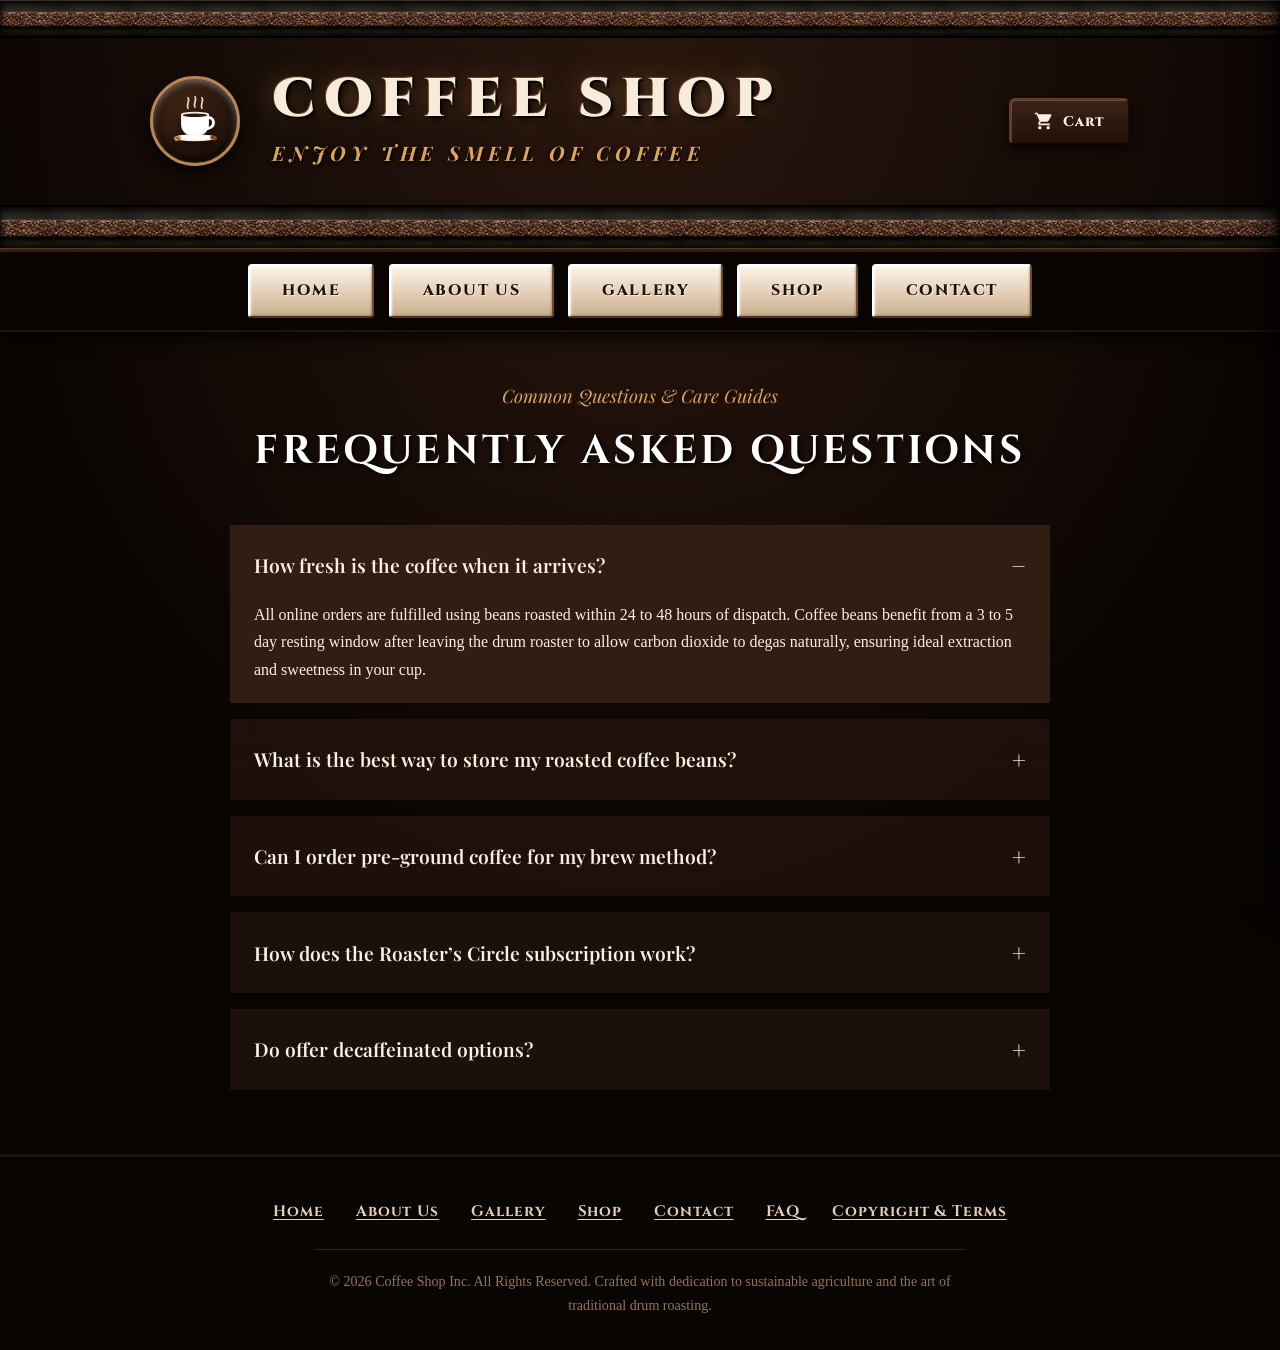
<file: faq.html>
<!DOCTYPE html>
<html lang="en">
<head>
  <meta charset="UTF-8" />
  <meta name="viewport" content="width=device-width, initial-scale=1.0" />
  <title>Frequently Asked Questions | COFFEE SHOP Brewing & Ordering FAQ</title>
  <meta name="description" content="Answers to common questions about our fresh roast cycles, bean storage, grind sizes, shipping timelines, and subscription policies." />
  <link rel="stylesheet" href="assets/css/style.css" />
  <style>
    details {
      background: rgba(38, 22, 14, 0.7);
      border: 1px solid var(--border-subtle);
      border-radius: var(--radius-sm);
      margin-bottom: 1rem;
      padding: 1.25rem 1.5rem;
      transition: background var(--transition-fast);
    }
    details[open] {
      background: rgba(54, 32, 21, 0.9);
      border-color: var(--amber-gold);
    }
    summary {
      font-family: var(--font-heading);
      font-size: 1.2rem;
      color: var(--cream-50);
      cursor: pointer;
      font-weight: 600;
      list-style: none;
      display: flex;
      justify-content: space-between;
      align-items: center;
    }
    summary::after {
      content: "+";
      font-size: 1.5rem;
      color: var(--amber-gold);
      font-weight: 700;
    }
    details[open] summary::after {
      content: "−";
    }
    details p {
      margin-top: 1rem;
      color: var(--cream-200);
      line-height: 1.7;
    }
  </style>
</head>
<body>

  <a href="#mainContent" class="skip-link">Skip to main content</a>

  <!-- Header -->
  <header class="site-header" role="banner">
    <!-- Heavy repeating coffee bean border at the top -->
    <div class="header-bean-strip top-strip" aria-hidden="true"></div>

    <div class="container">
      <div class="header-inner">
        <a href="index.html" class="brand-wrapper" aria-label="Coffee Shop Home">
          <div class="logo-icon-box">
            <svg class="cup-svg" viewBox="0 0 100 100" fill="none" xmlns="http://www.w3.org/2000/svg" aria-hidden="true">
              <g class="steam-group" stroke="#e6d7be" stroke-width="3" stroke-linecap="round">
                <path d="M38 28 C34 22 42 16 38 10" />
                <path d="M50 26 C46 20 54 14 50 8" />
                <path d="M62 28 C58 22 66 16 62 10" />
              </g>
              <path d="M26 38 H74 V56 C74 69 63 76 50 76 C37 76 26 69 26 56 Z" fill="#ffffff" />
              <ellipse cx="50" cy="38" rx="24" ry="4" fill="#f5ece1" />
              <ellipse cx="50" cy="40" rx="21" ry="3" fill="#2d190f" />
              <path d="M73 44 C84 44 86 60 72 63" stroke="#ffffff" stroke-width="5" stroke-linecap="round" fill="none" />
              <ellipse cx="50" cy="79" rx="36" ry="6" fill="#f5ece1" />
              <ellipse cx="50" cy="78" rx="32" ry="4" fill="#ffffff" />
              <g transform="translate(14, 76)">
                <ellipse cx="6" cy="4" rx="6" ry="4" transform="rotate(-25 6 4)" fill="#c88a4b" />
                <path d="M3 2 C5 4 7 4 9 6" stroke="#170d08" stroke-width="1.2" stroke-linecap="round" />
              </g>
              <g transform="translate(76, 75)">
                <ellipse cx="6" cy="4" rx="6" ry="4" transform="rotate(20 6 4)" fill="#8c582c" />
                <path d="M3 2 C5 4 7 4 9 6" stroke="#170d08" stroke-width="1.2" stroke-linecap="round" />
              </g>
            </svg>
          </div>
          <div class="brand-text">
            <h1 class="site-title">COFFEE SHOP</h1>
            <p class="site-tagline">ENJOY THE SMELL OF COFFEE</p>
          </div>
        </a>

        <div class="header-actions">
          <button id="cartToggleBtn" class="cart-toggle-btn" aria-label="View Shopping Cart">
            <svg width="20" height="20" fill="currentColor" viewBox="0 0 24 24"><path d="M7 18c-1.1 0-1.99.9-1.99 2S5.9 22 7 22s2-.9 2-2-.9-2-2-2zM1 2v2h2l3.6 7.59-1.35 2.45c-.16.28-.25.61-.25.96 0 1.1.9 2 2 2h12v-2H7.42c-.14 0-.25-.11-.25-.25l.03-.12.9-1.63h7.45c.75 0 1.41-.41 1.75-1.03l3.58-6.49c.08-.14.12-.31.12-.48 0-.55-.45-1-1-1H5.21l-.94-2H1zm16 16c-1.1 0-1.99.9-1.99 2s.89 2 1.99 2 2-.9 2-2-.9-2-2-2z"/></svg>
            <span>Cart</span>
            <span id="cartBadgeCount" class="cart-badge" style="display: none;">0</span>
          </button>
        </div>
      </div>
    </div>
    <!-- Heavy repeating coffee bean border at the bottom -->
    <div class="header-bean-strip bottom-strip" aria-hidden="true"></div>
  </header>

  <!-- Navigation -->
  <nav class="main-nav" role="navigation" aria-label="Main Navigation">
    <div class="container nav-container">
      <button id="mobileNavToggle" class="mobile-nav-toggle" aria-expanded="false" aria-controls="navList" aria-label="Toggle navigation menu">
        <span class="hamburger-icon" aria-hidden="true"></span>
        <span>Menu</span>
      </button>

      <ul id="navList" class="nav-list">
        <li class="nav-item"><a href="index.html" class="nav-link">HOME</a></li>
        <li class="nav-item"><a href="about.html" class="nav-link">ABOUT US</a></li>
        <li class="nav-item"><a href="gallery.html" class="nav-link">GALLERY</a></li>
        <li class="nav-item"><a href="shop.html" class="nav-link">SHOP</a></li>
        <li class="nav-item"><a href="contact.html" class="nav-link">CONTACT</a></li>
      </ul>
    </div>
  </nav>

  <!-- Main Content -->
  <main id="mainContent" class="classic-content-section" role="main">
    <div class="container" style="max-width: 860px;">
      <div class="section-title-wrap">
        <p class="section-subtitle">Common Questions & Care Guides</p>
        <h2 class="section-title">Frequently Asked Questions</h2>
      </div>

      <details open>
        <summary>How fresh is the coffee when it arrives?</summary>
        <p>All online orders are fulfilled using beans roasted within 24 to 48 hours of dispatch. Coffee beans benefit from a 3 to 5 day resting window after leaving the drum roaster to allow carbon dioxide to degas naturally, ensuring ideal extraction and sweetness in your cup.</p>
      </details>

      <details>
        <summary>What is the best way to store my roasted coffee beans?</summary>
        <p>Keep your coffee in its original foil-lined pouch with the one-way valve sealed tight, or in an opaque airtight ceramic canister stored at room temperature away from direct sunlight, heat, and moisture. Never store coffee in the refrigerator or freezer, as moisture condensation quickly degrades delicate aromatics.</p>
      </details>

      <details>
        <summary>Can I order pre-ground coffee for my brew method?</summary>
        <p>Yes! In our online shop, you can choose from Whole Bean, Coarse (French Press / Cold Brew), Medium (Drip / Chemex), and Fine (Espresso / Moka Pot). We grind using industrial precision flat burrs right before packaging.</p>
      </details>

      <details>
        <summary>How does the Roaster’s Circle subscription work?</summary>
        <p>Subscribers save 15% on every bag, receive free shipping, and get first access to rare micro-lot releases. You can easily adjust delivery frequency (weekly, bi-weekly, monthly), skip an order, or cancel anytime through your order link.</p>
      </details>

      <details>
        <summary>Do offer decaffeinated options?</summary>
        <p>Yes! We offer a specialty Colombia Mountain Water Process decaf that preserves full body, cocoa notes, and honeyed sweetness without the use of chemical solvents.</p>
      </details>
    </div>
  </main>

  <!-- Footer -->
  <footer class="site-footer" role="contentinfo">
    <div class="container">
      <ul class="footer-nav">
        <li><a href="index.html">Home</a></li>
        <li><a href="about.html">About Us</a></li>
        <li><a href="gallery.html">Gallery</a></li>
        <li><a href="shop.html">Shop</a></li>
        <li><a href="contact.html">Contact</a></li>
        <li><a href="faq.html">FAQ</a></li>
        <li><a href="terms.html">Copyright & Terms</a></li>
      </ul>
      <p class="footer-copy">
        &copy; 2026 Coffee Shop Inc. All Rights Reserved. Crafted with dedication to sustainable agriculture and the art of traditional drum roasting.
      </p>
    </div>
  </footer>

  <!-- Cart Drawer -->
  <div id="cartDrawerBackdrop" class="cart-drawer-backdrop" aria-hidden="true"></div>
  <aside id="cartDrawer" class="cart-drawer" role="dialog" aria-modal="true" aria-hidden="true">
    <div class="drawer-header">
      <h2 class="drawer-title">Your Coffee Order</h2>
      <button id="closeCartBtn" class="btn-close-drawer">&times;</button>
    </div>
    <div id="cartItemsList" class="cart-items-list"></div>
    <div class="drawer-footer">
      <div class="subtotal-row">
        <span>Order Subtotal:</span>
        <span id="cartSubtotalAmount">$0.00</span>
      </div>
      <button id="checkoutBtn" class="btn-primary" style="width: 100%; justify-content: center; padding: 1rem;">Proceed to Checkout</button>
    </div>
  </aside>

  <script src="assets/js/main.js" defer></script>
</body>
</html>
</file>
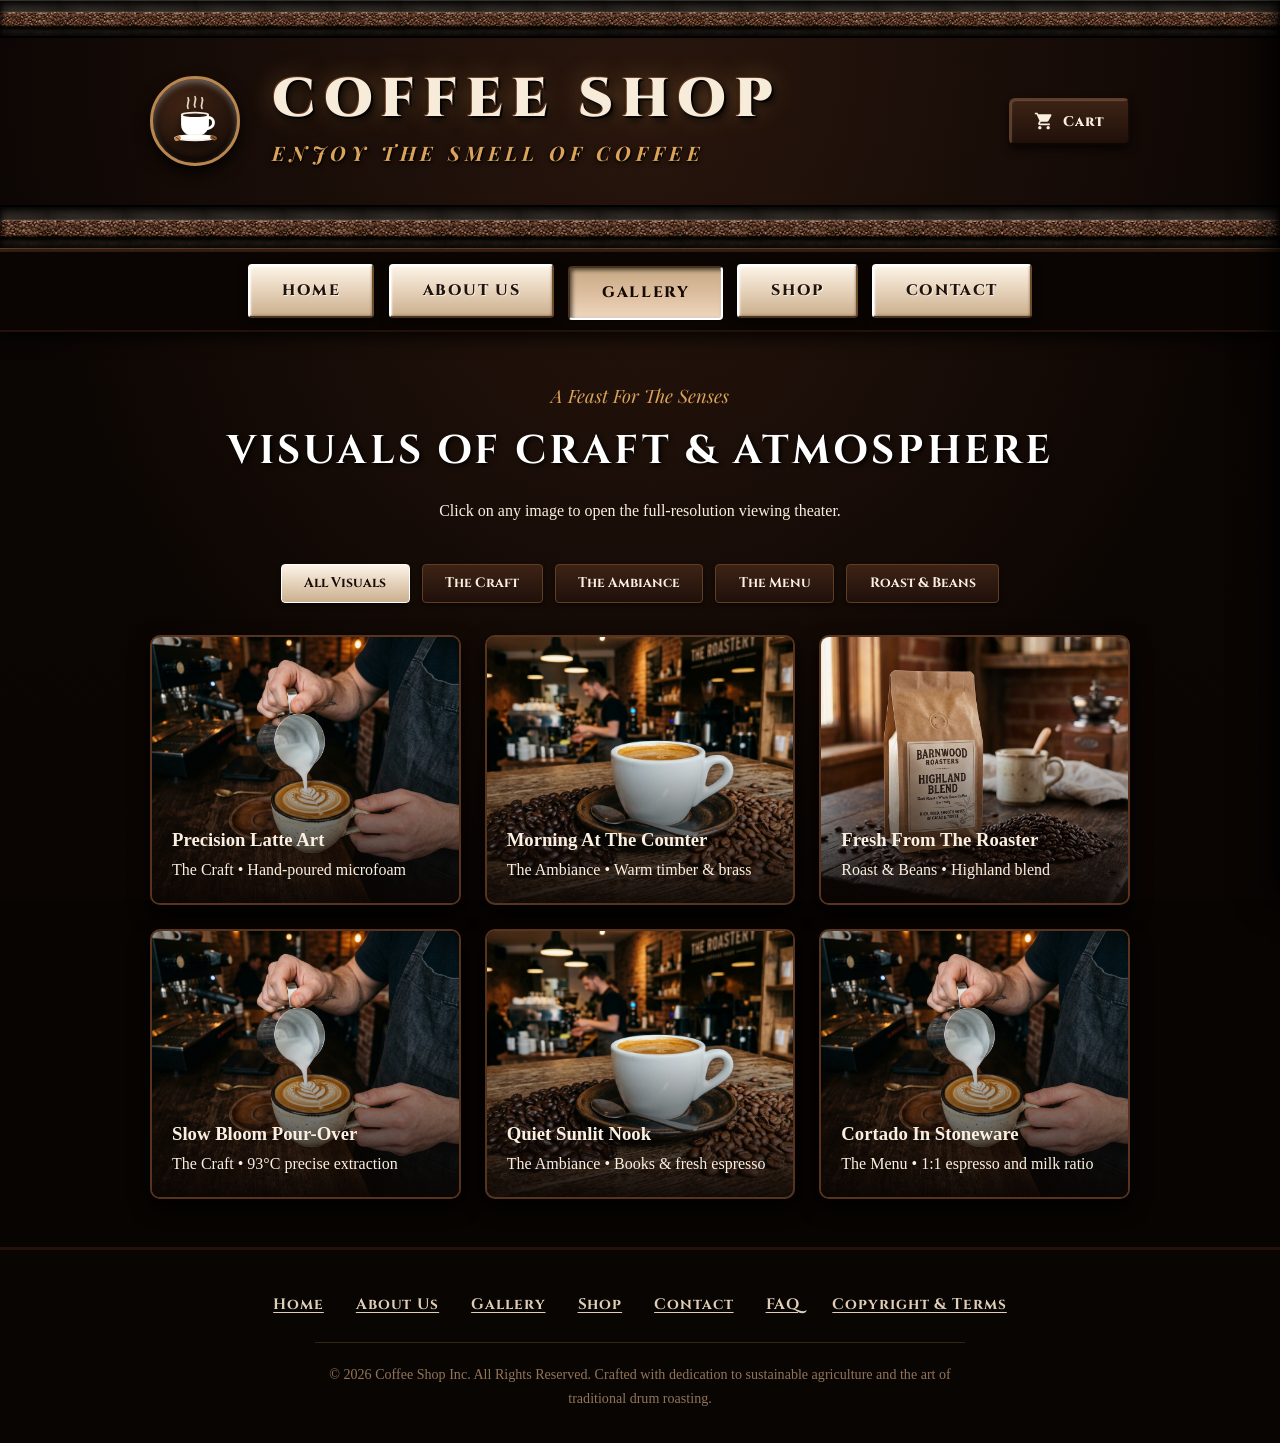
<file: gallery.html>
<!DOCTYPE html>
<html lang="en">
<head>
  <meta charset="UTF-8" />
  <meta name="viewport" content="width=device-width, initial-scale=1.0" />
  <title>Atmosphere & Craft Gallery | COFFEE SHOP Visual Journey</title>
  <meta name="description" content="Explore photos of our vintage coffee roastery, artisanal latte art, cozy cafe seating, and community gatherings." />
  <link rel="stylesheet" href="assets/css/style.css" />
</head>
<body>

  <a href="#mainContent" class="skip-link">Skip to main content</a>

  <!-- Header -->
  <header class="site-header" role="banner">
    <!-- Heavy repeating coffee bean border at the top -->
    <div class="header-bean-strip top-strip" aria-hidden="true"></div>

    <div class="container">
      <div class="header-inner">
        <a href="index.html" class="brand-wrapper" aria-label="Coffee Shop Home">
          <div class="logo-icon-box">
            <svg class="cup-svg" viewBox="0 0 100 100" fill="none" xmlns="http://www.w3.org/2000/svg" aria-hidden="true">
              <g class="steam-group" stroke="#e6d7be" stroke-width="3" stroke-linecap="round">
                <path d="M38 28 C34 22 42 16 38 10" />
                <path d="M50 26 C46 20 54 14 50 8" />
                <path d="M62 28 C58 22 66 16 62 10" />
              </g>
              <path d="M26 38 H74 V56 C74 69 63 76 50 76 C37 76 26 69 26 56 Z" fill="#ffffff" />
              <ellipse cx="50" cy="38" rx="24" ry="4" fill="#f5ece1" />
              <ellipse cx="50" cy="40" rx="21" ry="3" fill="#2d190f" />
              <path d="M73 44 C84 44 86 60 72 63" stroke="#ffffff" stroke-width="5" stroke-linecap="round" fill="none" />
              <ellipse cx="50" cy="79" rx="36" ry="6" fill="#f5ece1" />
              <ellipse cx="50" cy="78" rx="32" ry="4" fill="#ffffff" />
              <g transform="translate(14, 76)">
                <ellipse cx="6" cy="4" rx="6" ry="4" transform="rotate(-25 6 4)" fill="#c88a4b" />
                <path d="M3 2 C5 4 7 4 9 6" stroke="#170d08" stroke-width="1.2" stroke-linecap="round" />
              </g>
              <g transform="translate(76, 75)">
                <ellipse cx="6" cy="4" rx="6" ry="4" transform="rotate(20 6 4)" fill="#8c582c" />
                <path d="M3 2 C5 4 7 4 9 6" stroke="#170d08" stroke-width="1.2" stroke-linecap="round" />
              </g>
            </svg>
          </div>
          <div class="brand-text">
            <h1 class="site-title">COFFEE SHOP</h1>
            <p class="site-tagline">ENJOY THE SMELL OF COFFEE</p>
          </div>
        </a>

        <div class="header-actions">
          <button id="cartToggleBtn" class="cart-toggle-btn" aria-label="View Shopping Cart">
            <svg width="20" height="20" fill="currentColor" viewBox="0 0 24 24"><path d="M7 18c-1.1 0-1.99.9-1.99 2S5.9 22 7 22s2-.9 2-2-.9-2-2-2zM1 2v2h2l3.6 7.59-1.35 2.45c-.16.28-.25.61-.25.96 0 1.1.9 2 2 2h12v-2H7.42c-.14 0-.25-.11-.25-.25l.03-.12.9-1.63h7.45c.75 0 1.41-.41 1.75-1.03l3.58-6.49c.08-.14.12-.31.12-.48 0-.55-.45-1-1-1H5.21l-.94-2H1zm16 16c-1.1 0-1.99.9-1.99 2s.89 2 1.99 2 2-.9 2-2-.9-2-2-2z"/></svg>
            <span>Cart</span>
            <span id="cartBadgeCount" class="cart-badge" style="display: none;">0</span>
          </button>
        </div>
      </div>
    </div>
    <!-- Heavy repeating coffee bean border at the bottom -->
    <div class="header-bean-strip bottom-strip" aria-hidden="true"></div>
  </header>

  <!-- Navigation -->
  <nav class="main-nav" role="navigation" aria-label="Main Navigation">
    <div class="container nav-container">
      <button id="mobileNavToggle" class="mobile-nav-toggle" aria-expanded="false" aria-controls="navList" aria-label="Toggle navigation menu">
        <span class="hamburger-icon" aria-hidden="true"></span>
        <span>Menu</span>
      </button>

      <ul id="navList" class="nav-list">
        <li class="nav-item"><a href="index.html" class="nav-link">HOME</a></li>
        <li class="nav-item"><a href="about.html" class="nav-link">ABOUT US</a></li>
        <li class="nav-item"><a href="gallery.html" class="nav-link active">GALLERY</a></li>
        <li class="nav-item"><a href="shop.html" class="nav-link">SHOP</a></li>
        <li class="nav-item"><a href="contact.html" class="nav-link">CONTACT</a></li>
      </ul>
    </div>
  </nav>

  <!-- Main Content -->
  <main id="mainContent" class="classic-content-section" role="main">
    <div class="container">
      <div class="section-title-wrap">
        <p class="section-subtitle">A Feast For The Senses</p>
        <h2 class="section-title">Visuals of Craft & Atmosphere</h2>
        <p style="color: var(--cream-200); max-width: 600px; margin: 0.75rem auto 0;">Click on any image to open the full-resolution viewing theater.</p>
      </div>

      <!-- Category Filter Tabs -->
      <div class="gallery-filters" role="group" aria-label="Gallery category filters">
        <button class="filter-btn active" data-filter="all">All Visuals</button>
        <button class="filter-btn" data-filter="craft">The Craft</button>
        <button class="filter-btn" data-filter="ambiance">The Ambiance</button>
        <button class="filter-btn" data-filter="menu">The Menu</button>
        <button class="filter-btn" data-filter="beans">Roast & Beans</button>
      </div>

      <!-- Gallery Grid -->
      <div class="gallery-grid">
        <!-- Item 1: Latte Art -->
        <div class="gallery-item" data-category="craft" tabindex="0" role="button" aria-label="View Latte Art pouring details">
          <img src="assets/images/latte_art.jpg" alt="Barista pouring silky milk rosetta latte art into ceramic cup" width="400" height="280" loading="lazy" />
          <div class="gallery-overlay">
            <h3>Precision Latte Art</h3>
            <p>The Craft • Hand-poured microfoam</p>
          </div>
        </div>

        <!-- Item 2: Hero Cafe Counter -->
        <div class="gallery-item" data-category="ambiance" tabindex="0" role="button" aria-label="View Vintage espresso counter details">
          <img src="assets/images/hero.jpg" alt="Espresso cup and scattered roasted beans on rustic wooden bar in warm cafe" width="400" height="280" loading="lazy" />
          <div class="gallery-overlay">
            <h3>Morning At The Counter</h3>
            <p>The Ambiance • Warm timber & brass</p>
          </div>
        </div>

        <!-- Item 3: Coffee Bag Product -->
        <div class="gallery-item" data-category="beans" tabindex="0" role="button" aria-label="View Craft roasted bag details">
          <img src="assets/images/coffee_bag.jpg" alt="Artisanal craft paper coffee bag beside freshly roasted coffee beans" width="400" height="280" loading="lazy" />
          <div class="gallery-overlay">
            <h3>Fresh From The Roaster</h3>
            <p>Roast & Beans • Highland blend</p>
          </div>
        </div>

        <!-- Item 4: Pour-Over Station -->
        <div class="gallery-item" data-category="craft" tabindex="0" role="button" aria-label="View Pour-over station details">
          <img src="assets/images/latte_art.jpg" alt="Slow pour-over brew process with bloom saturation" width="400" height="280" loading="lazy" />
          <div class="gallery-overlay">
            <h3>Slow Bloom Pour-Over</h3>
            <p>The Craft • 93°C precise extraction</p>
          </div>
        </div>

        <!-- Item 5: Cafe Seating -->
        <div class="gallery-item" data-category="ambiance" tabindex="0" role="button" aria-label="View Quiet cafe reading nook">
          <img src="assets/images/hero.jpg" alt="Cozy cafe seating with soft lighting and antique fixtures" width="400" height="280" loading="lazy" />
          <div class="gallery-overlay">
            <h3>Quiet Sunlit Nook</h3>
            <p>The Ambiance • Books & fresh espresso</p>
          </div>
        </div>

        <!-- Item 6: Signature Menu Drinks -->
        <div class="gallery-item" data-category="menu" tabindex="0" role="button" aria-label="View Signature Cortado drink">
          <img src="assets/images/latte_art.jpg" alt="Double shot espresso cut with equal part warm silky milk" width="400" height="280" loading="lazy" />
          <div class="gallery-overlay">
            <h3>Cortado In Stoneware</h3>
            <p>The Menu • 1:1 espresso and milk ratio</p>
          </div>
        </div>
      </div>

    </div>
  </main>

  <!-- Footer -->
  <footer class="site-footer" role="contentinfo">
    <div class="container">
      <ul class="footer-nav">
        <li><a href="index.html">Home</a></li>
        <li><a href="about.html">About Us</a></li>
        <li><a href="gallery.html">Gallery</a></li>
        <li><a href="shop.html">Shop</a></li>
        <li><a href="contact.html">Contact</a></li>
        <li><a href="faq.html">FAQ</a></li>
        <li><a href="terms.html">Copyright &amp; Terms</a></li>
      </ul>
      <p class="footer-copy">
        &copy; 2026 Coffee Shop Inc. All Rights Reserved. Crafted with dedication to sustainable agriculture and the art of traditional drum roasting.
      </p>
    </div>
  </footer>

  <!-- Cart Drawer -->
  <div id="cartDrawerBackdrop" class="cart-drawer-backdrop" aria-hidden="true"></div>
  <aside id="cartDrawer" class="cart-drawer" role="dialog" aria-modal="true" aria-hidden="true">
    <div class="drawer-header">
      <h2 class="drawer-title">Your Coffee Order</h2>
      <button id="closeCartBtn" class="btn-close-drawer">&times;</button>
    </div>
    <div id="cartItemsList" class="cart-items-list"></div>
    <div class="drawer-footer">
      <div class="subtotal-row">
        <span>Order Subtotal:</span>
        <span id="cartSubtotalAmount">$0.00</span>
      </div>
      <button id="checkoutBtn" class="btn-primary" style="width: 100%; justify-content: center; padding: 1rem;">Proceed to Checkout</button>
    </div>
  </aside>

  <script src="assets/js/main.js" defer></script>
</body>
</html>
</file>
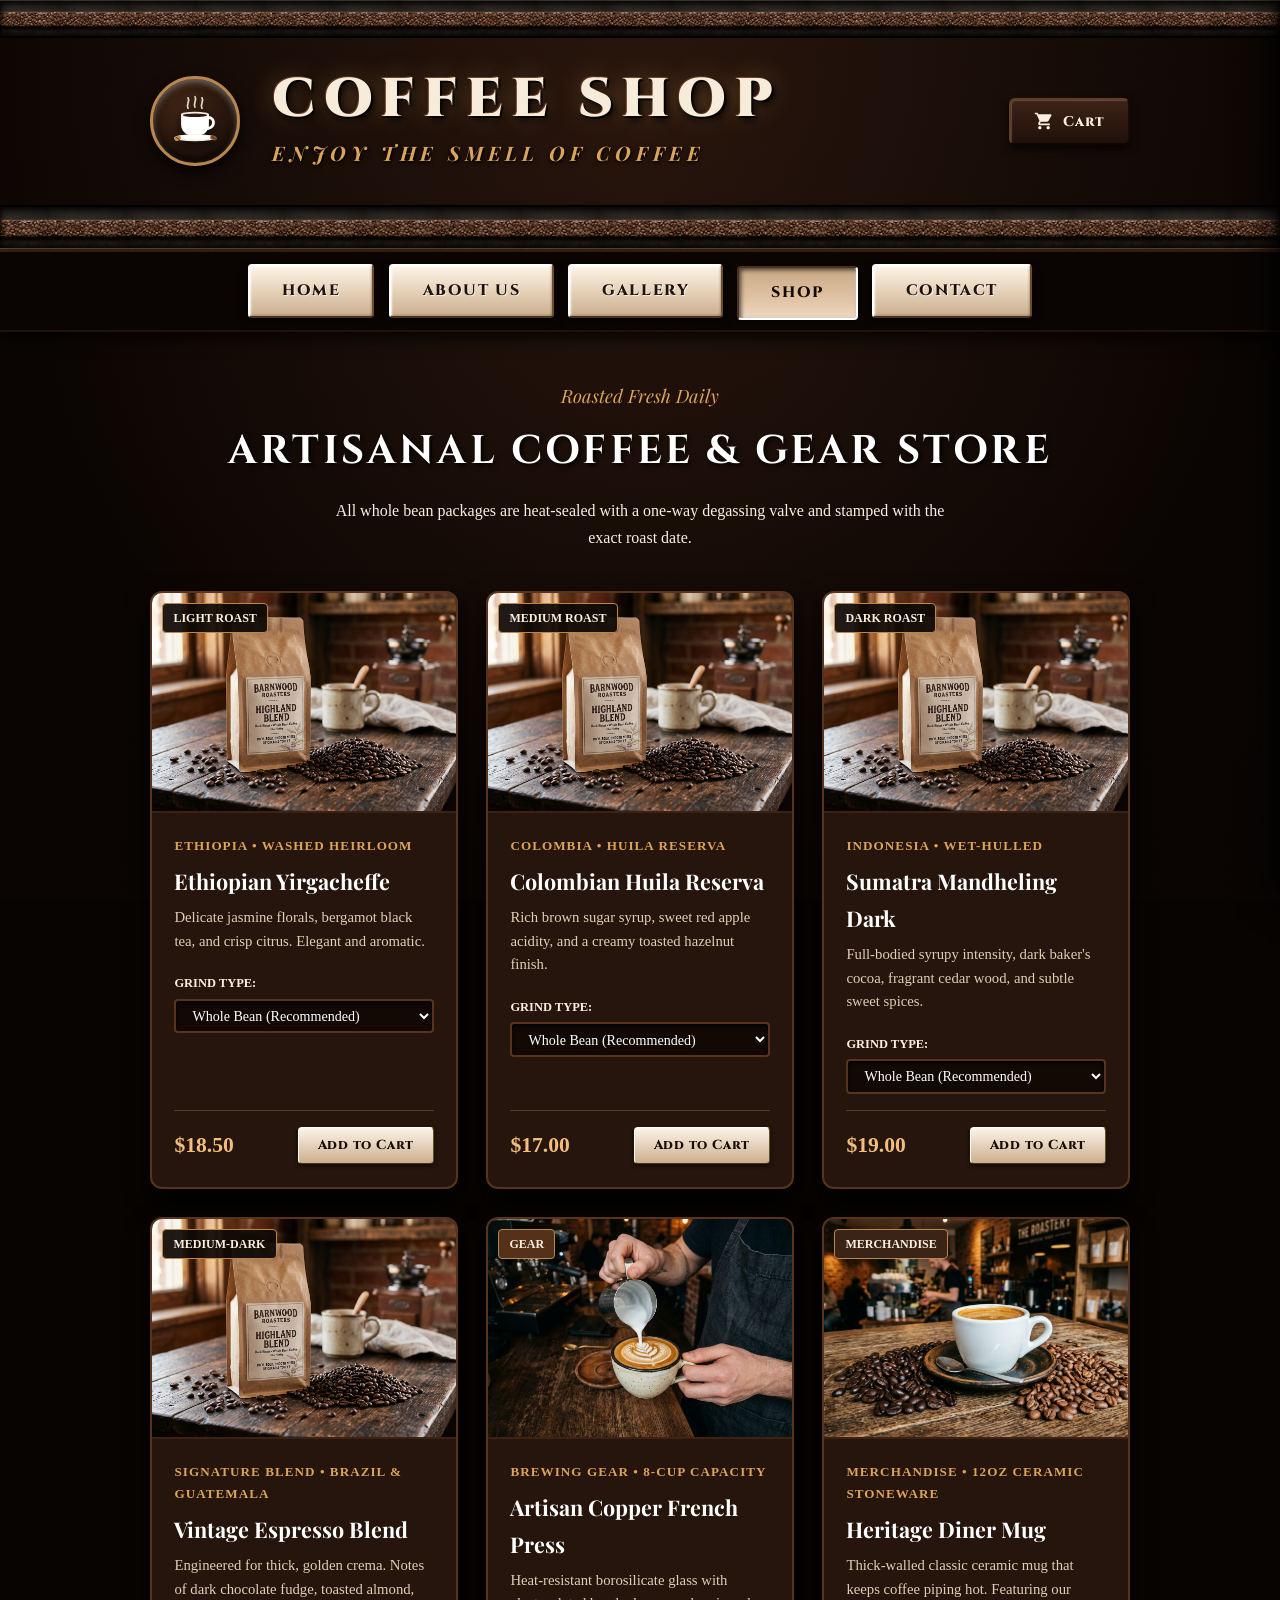
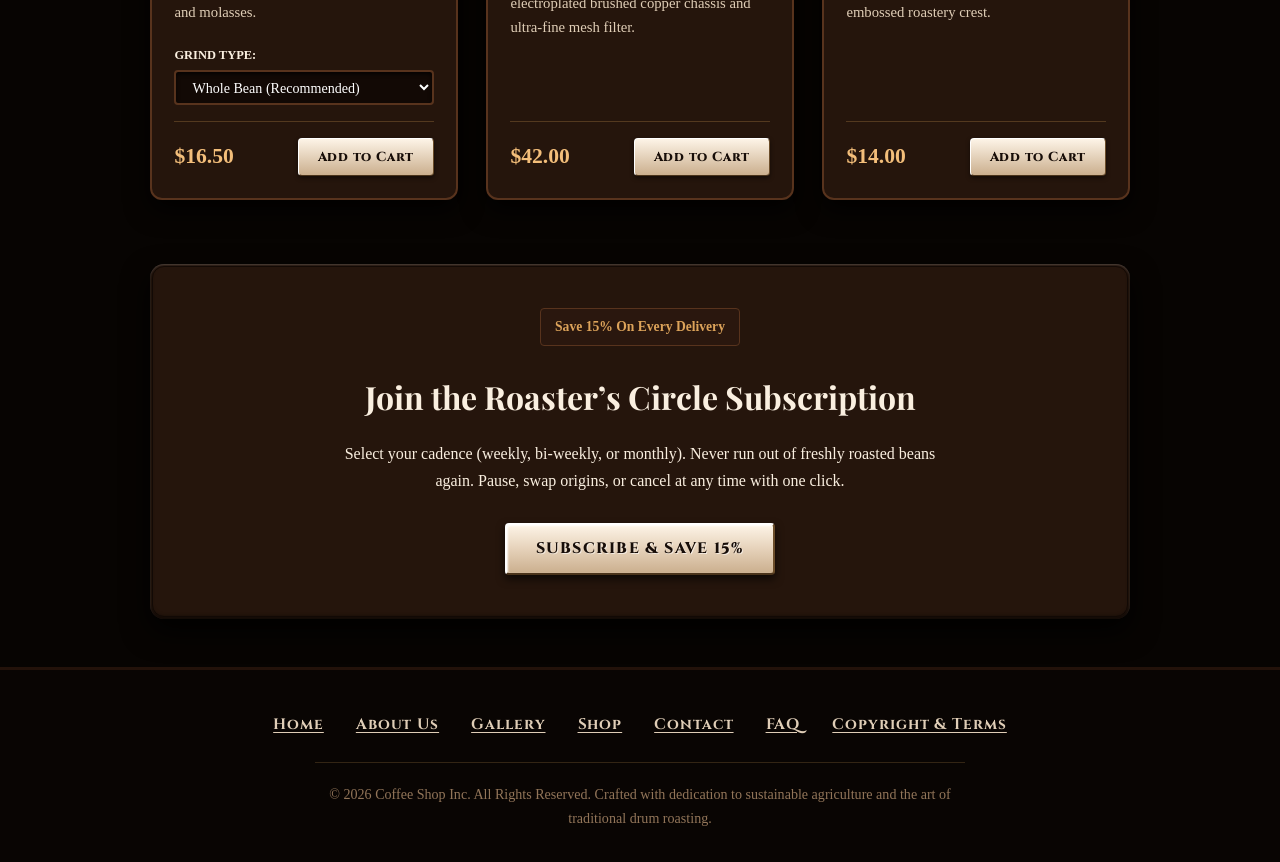
<file: shop.html>
<!DOCTYPE html>
<html lang="en">
<head>
  <meta charset="UTF-8" />
  <meta name="viewport" content="width=device-width, initial-scale=1.0" />
  <title>Artisanal Coffee & Gear Shop | COFFEE SHOP Roasters</title>
  <meta name="description" content="Shop freshly roasted whole bean and ground coffee, direct trade origins, signature espresso blends, and premium brewing gear shipped directly to your door." />
  <link rel="stylesheet" href="assets/css/style.css" />

  <!-- Product Schema JSON-LD -->
  <script type="application/ld+json">
  {
    "@context": "https://schema.org",
    "@type": "ItemList",
    "itemListElement": [
      {
        "@type": "Product",
        "position": 1,
        "name": "Ethiopian Yirgacheffe",
        "image": "assets/images/coffee_bag.jpg",
        "description": "Floral jasmine and Meyer lemon notes. Light roast single origin.",
        "offers": {
          "@type": "Offer",
          "price": "18.50",
          "priceCurrency": "USD",
          "availability": "https://schema.org/InStock"
        }
      },
      {
        "@type": "Product",
        "position": 2,
        "name": "Colombian Huila Reserva",
        "image": "assets/images/coffee_bag.jpg",
        "description": "Sweet red apple, caramel and toasted almond. Medium roast.",
        "offers": {
          "@type": "Offer",
          "price": "17.00",
          "priceCurrency": "USD",
          "availability": "https://schema.org/InStock"
        }
      }
    ]
  }
  </script>
</head>
<body>

  <a href="#mainContent" class="skip-link">Skip to main content</a>

  <!-- Header -->
  <header class="site-header" role="banner">
    <!-- Heavy repeating coffee bean border at the top -->
    <div class="header-bean-strip top-strip" aria-hidden="true"></div>

    <div class="container">
      <div class="header-inner">
        <a href="index.html#home" class="brand-wrapper" aria-label="Coffee Shop Home">
          <div class="logo-icon-box">
            <svg class="cup-svg" viewBox="0 0 100 100" fill="none" xmlns="http://www.w3.org/2000/svg" aria-hidden="true">
              <g class="steam-group" stroke="#e6d7be" stroke-width="3" stroke-linecap="round">
                <path d="M38 28 C34 22 42 16 38 10" />
                <path d="M50 26 C46 20 54 14 50 8" />
                <path d="M62 28 C58 22 66 16 62 10" />
              </g>
              <path d="M26 38 H74 V56 C74 69 63 76 50 76 C37 76 26 69 26 56 Z" fill="#ffffff" />
              <ellipse cx="50" cy="38" rx="24" ry="4" fill="#f5ece1" />
              <ellipse cx="50" cy="40" rx="21" ry="3" fill="#2d190f" />
              <path d="M73 44 C84 44 86 60 72 63" stroke="#ffffff" stroke-width="5" stroke-linecap="round" fill="none" />
              <ellipse cx="50" cy="79" rx="36" ry="6" fill="#f5ece1" />
              <ellipse cx="50" cy="78" rx="32" ry="4" fill="#ffffff" />
              <g transform="translate(14, 76)">
                <ellipse cx="6" cy="4" rx="6" ry="4" transform="rotate(-25 6 4)" fill="#c88a4b" />
                <path d="M3 2 C5 4 7 4 9 6" stroke="#170d08" stroke-width="1.2" stroke-linecap="round" />
              </g>
              <g transform="translate(76, 75)">
                <ellipse cx="6" cy="4" rx="6" ry="4" transform="rotate(20 6 4)" fill="#8c582c" />
                <path d="M3 2 C5 4 7 4 9 6" stroke="#170d08" stroke-width="1.2" stroke-linecap="round" />
              </g>
            </svg>
          </div>
          <div class="brand-text">
            <h1 class="site-title">COFFEE SHOP</h1>
            <p class="site-tagline">ENJOY THE SMELL OF COFFEE</p>
          </div>
        </a>

        <div class="header-actions">
          <button id="cartToggleBtn" class="cart-toggle-btn" aria-label="View Shopping Cart">
            <svg width="20" height="20" fill="currentColor" viewBox="0 0 24 24"><path d="M7 18c-1.1 0-1.99.9-1.99 2S5.9 22 7 22s2-.9 2-2-.9-2-2-2zM1 2v2h2l3.6 7.59-1.35 2.45c-.16.28-.25.61-.25.96 0 1.1.9 2 2 2h12v-2H7.42c-.14 0-.25-.11-.25-.25l.03-.12.9-1.63h7.45c.75 0 1.41-.41 1.75-1.03l3.58-6.49c.08-.14.12-.31.12-.48 0-.55-.45-1-1-1H5.21l-.94-2H1zm16 16c-1.1 0-1.99.9-1.99 2s.89 2 1.99 2 2-.9 2-2-.9-2-2-2z"/></svg>
            <span>Cart</span>
            <span id="cartBadgeCount" class="cart-badge" style="display: none;">0</span>
          </button>
        </div>
      </div>
    </div>
    <!-- Heavy repeating coffee bean border at the bottom -->
    <div class="header-bean-strip bottom-strip" aria-hidden="true"></div>
  </header>

  <!-- Navigation -->
  <nav class="main-nav" role="navigation" aria-label="Main Navigation">
    <div class="container nav-container">
      <button id="mobileNavToggle" class="mobile-nav-toggle" aria-expanded="false" aria-controls="navList" aria-label="Toggle navigation menu">
        <span class="hamburger-icon" aria-hidden="true"></span>
        <span>Menu</span>
      </button>

      <ul id="navList" class="nav-list">
        <li class="nav-item"><a href="index.html" class="nav-link">HOME</a></li>
        <li class="nav-item"><a href="about.html" class="nav-link">ABOUT US</a></li>
        <li class="nav-item"><a href="gallery.html" class="nav-link">GALLERY</a></li>
        <li class="nav-item"><a href="shop.html" class="nav-link active">SHOP</a></li>
        <li class="nav-item"><a href="contact.html" class="nav-link">CONTACT</a></li>
      </ul>
    </div>
  </nav>

  <!-- Main Content -->
  <main id="mainContent" class="classic-content-section" role="main">
    <div class="container">
      <div class="section-title-wrap">
        <p class="section-subtitle">Roasted Fresh Daily</p>
        <h2 class="section-title">Artisanal Coffee & Gear Store</h2>
        <p style="color: var(--cream-200); max-width: 620px; margin: 0.75rem auto 0;">All whole bean packages are heat-sealed with a one-way degassing valve and stamped with the exact roast date.</p>
      </div>

      <!-- Products Catalog Grid -->
      <div class="products-grid">
        
        <!-- Product 1: Ethiopian Yirgacheffe -->
        <article class="product-card">
          <div class="product-img-wrap">
            <span class="roast-badge">Light Roast</span>
            <img src="assets/images/coffee_bag.jpg" alt="Bag of Ethiopian Yirgacheffe coffee beans" width="300" height="240" loading="eager" />
          </div>
          <div class="product-body">
            <span class="product-origin">Ethiopia • Washed Heirloom</span>
            <h3 class="product-title">Ethiopian Yirgacheffe</h3>
            <p class="product-desc">Delicate jasmine florals, bergamot black tea, and crisp citrus. Elegant and aromatic.</p>
            
            <div style="margin-bottom: 1rem;">
              <label for="grind-ethiopia" style="font-size: 0.78rem; text-transform: uppercase; color: var(--cream-300); font-weight: 600; display: block; margin-bottom: 0.25rem;">Grind Type:</label>
              <select id="grind-ethiopia" class="form-control grind-select" style="padding: 0.4rem 0.75rem; font-size: 0.88rem;">
                <option value="Whole Bean">Whole Bean (Recommended)</option>
                <option value="Coarse (French Press / Cold Brew)">Coarse (French Press / Cold Brew)</option>
                <option value="Medium (Drip / Chemex)">Medium (Drip / Chemex)</option>
                <option value="Fine (Espresso / Moka)">Fine (Espresso / Moka)</option>
              </select>
            </div>

            <div class="product-meta-row">
              <span class="product-price">$18.50</span>
              <button class="btn-add-cart" data-add-to-cart="ethiopia-yirgacheffe" aria-label="Add Ethiopian Yirgacheffe to cart">
                <span>Add to Cart</span>
              </button>
            </div>
          </div>
        </article>

        <!-- Product 2: Colombian Huila Reserva -->
        <article class="product-card">
          <div class="product-img-wrap">
            <span class="roast-badge">Medium Roast</span>
            <img src="assets/images/coffee_bag.jpg" alt="Bag of Colombian Huila Reserva coffee beans" width="300" height="240" loading="eager" />
          </div>
          <div class="product-body">
            <span class="product-origin">Colombia • Huila Reserva</span>
            <h3 class="product-title">Colombian Huila Reserva</h3>
            <p class="product-desc">Rich brown sugar syrup, sweet red apple acidity, and a creamy toasted hazelnut finish.</p>
            
            <div style="margin-bottom: 1rem;">
              <label for="grind-colombia" style="font-size: 0.78rem; text-transform: uppercase; color: var(--cream-300); font-weight: 600; display: block; margin-bottom: 0.25rem;">Grind Type:</label>
              <select id="grind-colombia" class="form-control grind-select" style="padding: 0.4rem 0.75rem; font-size: 0.88rem;">
                <option value="Whole Bean">Whole Bean (Recommended)</option>
                <option value="Coarse (French Press / Cold Brew)">Coarse (French Press / Cold Brew)</option>
                <option value="Medium (Drip / Chemex)">Medium (Drip / Chemex)</option>
                <option value="Fine (Espresso / Moka)">Fine (Espresso / Moka)</option>
              </select>
            </div>

            <div class="product-meta-row">
              <span class="product-price">$17.00</span>
              <button class="btn-add-cart" data-add-to-cart="colombia-huila" aria-label="Add Colombian Huila to cart">
                <span>Add to Cart</span>
              </button>
            </div>
          </div>
        </article>

        <!-- Product 3: Sumatra Mandheling Dark -->
        <article class="product-card">
          <div class="product-img-wrap">
            <span class="roast-badge">Dark Roast</span>
            <img src="assets/images/coffee_bag.jpg" alt="Bag of Sumatra Mandheling Dark roast beans" width="300" height="240" loading="lazy" />
          </div>
          <div class="product-body">
            <span class="product-origin">Indonesia • Wet-Hulled</span>
            <h3 class="product-title">Sumatra Mandheling Dark</h3>
            <p class="product-desc">Full-bodied syrupy intensity, dark baker's cocoa, fragrant cedar wood, and subtle sweet spices.</p>
            
            <div style="margin-bottom: 1rem;">
              <label for="grind-sumatra" style="font-size: 0.78rem; text-transform: uppercase; color: var(--cream-300); font-weight: 600; display: block; margin-bottom: 0.25rem;">Grind Type:</label>
              <select id="grind-sumatra" class="form-control grind-select" style="padding: 0.4rem 0.75rem; font-size: 0.88rem;">
                <option value="Whole Bean">Whole Bean (Recommended)</option>
                <option value="Coarse (French Press / Cold Brew)">Coarse (French Press / Cold Brew)</option>
                <option value="Medium (Drip / Chemex)">Medium (Drip / Chemex)</option>
                <option value="Fine (Espresso / Moka)">Fine (Espresso / Moka)</option>
              </select>
            </div>

            <div class="product-meta-row">
              <span class="product-price">$19.00</span>
              <button class="btn-add-cart" data-add-to-cart="sumatra-mandheling" aria-label="Add Sumatra Mandheling to cart">
                <span>Add to Cart</span>
              </button>
            </div>
          </div>
        </article>

        <!-- Product 4: Signature House Espresso Blend -->
        <article class="product-card">
          <div class="product-img-wrap">
            <span class="roast-badge">Medium-Dark</span>
            <img src="assets/images/coffee_bag.jpg" alt="Vintage Roastery Espresso Blend coffee bag" width="300" height="240" loading="lazy" />
          </div>
          <div class="product-body">
            <span class="product-origin">Signature Blend • Brazil & Guatemala</span>
            <h3 class="product-title">Vintage Espresso Blend</h3>
            <p class="product-desc">Engineered for thick, golden crema. Notes of dark chocolate fudge, toasted almond, and molasses.</p>
            
            <div style="margin-bottom: 1rem;">
              <label for="grind-espresso" style="font-size: 0.78rem; text-transform: uppercase; color: var(--cream-300); font-weight: 600; display: block; margin-bottom: 0.25rem;">Grind Type:</label>
              <select id="grind-espresso" class="form-control grind-select" style="padding: 0.4rem 0.75rem; font-size: 0.88rem;">
                <option value="Whole Bean">Whole Bean (Recommended)</option>
                <option value="Fine (Espresso / Moka)">Fine (Espresso / Moka)</option>
                <option value="Medium (Drip / Chemex)">Medium (Drip / Chemex)</option>
              </select>
            </div>

            <div class="product-meta-row">
              <span class="product-price">$16.50</span>
              <button class="btn-add-cart" data-add-to-cart="house-espresso-blend" aria-label="Add Espresso Blend to cart">
                <span>Add to Cart</span>
              </button>
            </div>
          </div>
        </article>

        <!-- Product 5: Copper French Press -->
        <article class="product-card">
          <div class="product-img-wrap">
            <span class="roast-badge" style="background:#553119;">Gear</span>
            <img src="assets/images/latte_art.jpg" alt="Artisan Copper French Press" width="300" height="240" loading="lazy" />
          </div>
          <div class="product-body">
            <span class="product-origin">Brewing Gear • 8-Cup Capacity</span>
            <h3 class="product-title">Artisan Copper French Press</h3>
            <p class="product-desc">Heat-resistant borosilicate glass with electroplated brushed copper chassis and ultra-fine mesh filter.</p>
            <div class="product-meta-row">
              <span class="product-price">$42.00</span>
              <button class="btn-add-cart" data-add-to-cart="french-press-artisan" aria-label="Add French Press to cart">
                <span>Add to Cart</span>
              </button>
            </div>
          </div>
        </article>

        <!-- Product 6: Heritage Diner Mug -->
        <article class="product-card">
          <div class="product-img-wrap">
            <span class="roast-badge" style="background:#3b2315;">Merchandise</span>
            <img src="assets/images/hero.jpg" alt="Heavy ceramic vintage diner mug" width="300" height="240" loading="lazy" />
          </div>
          <div class="product-body">
            <span class="product-origin">Merchandise • 12oz Ceramic Stoneware</span>
            <h3 class="product-title">Heritage Diner Mug</h3>
            <p class="product-desc">Thick-walled classic ceramic mug that keeps coffee piping hot. Featuring our embossed roastery crest.</p>
            <div class="product-meta-row">
              <span class="product-price">$14.00</span>
              <button class="btn-add-cart" data-add-to-cart="vintage-diner-mug" aria-label="Add Diner Mug to cart">
                <span>Add to Cart</span>
              </button>
            </div>
          </div>
        </article>

      </div>

      <!-- Coffee Subscription Callout -->
      <div class="content-main-panel" style="margin-top: 4rem; text-align: center; border: 2px dashed var(--amber-gold);">
        <span class="hero-pill">Save 15% On Every Delivery</span>
        <h3 style="font-family: var(--font-heading); color: var(--cream-50); font-size: 2rem; margin: 0.5rem 0 1rem;">
          Join the Roaster’s Circle Subscription
        </h3>
        <p style="color: var(--cream-200); max-width: 620px; margin: 0 auto 1.75rem;">
          Select your cadence (weekly, bi-weekly, or monthly). Never run out of freshly roasted beans again. Pause, swap origins, or cancel at any time with one click.
        </p>
        <button class="btn-primary" onclick="showToast('Subscription builder launched! Select your favorites above.')">
          Subscribe & Save 15%
        </button>
      </div>

    </div>
  </main>

  <!-- Footer -->
  <footer class="site-footer" role="contentinfo">
    <div class="container">
      <ul class="footer-nav">
        <li><a href="index.html">Home</a></li>
        <li><a href="about.html">About Us</a></li>
        <li><a href="gallery.html">Gallery</a></li>
        <li><a href="shop.html">Shop</a></li>
        <li><a href="contact.html">Contact</a></li>
        <li><a href="faq.html">FAQ</a></li>
        <li><a href="terms.html">Copyright &amp; Terms</a></li>
      </ul>
      <p class="footer-copy">
        &copy; 2026 Coffee Shop Inc. All Rights Reserved. Crafted with dedication to sustainable agriculture and the art of traditional drum roasting.
      </p>
    </div>
  </footer>

  <!-- Cart Drawer -->
  <div id="cartDrawerBackdrop" class="cart-drawer-backdrop" aria-hidden="true"></div>
  <aside id="cartDrawer" class="cart-drawer" role="dialog" aria-modal="true" aria-hidden="true">
    <div class="drawer-header">
      <h2 class="drawer-title">Your Coffee Order</h2>
      <button id="closeCartBtn" class="btn-close-drawer">&times;</button>
    </div>
    <div id="cartItemsList" class="cart-items-list"></div>
    <div class="drawer-footer">
      <div class="subtotal-row">
        <span>Order Subtotal:</span>
        <span id="cartSubtotalAmount">$0.00</span>
      </div>
      <p style="font-size: 0.8rem; color: var(--cream-300); margin-bottom: 1rem;">Free domestic shipping on orders over $45. Freshness guaranteed.</p>
      <button id="checkoutBtn" class="btn-primary" style="width: 100%; justify-content: center; padding: 1rem;">Proceed to Checkout</button>
    </div>
  </aside>

  <script src="assets/js/main.js" defer></script>
</body>
</html>
</file>
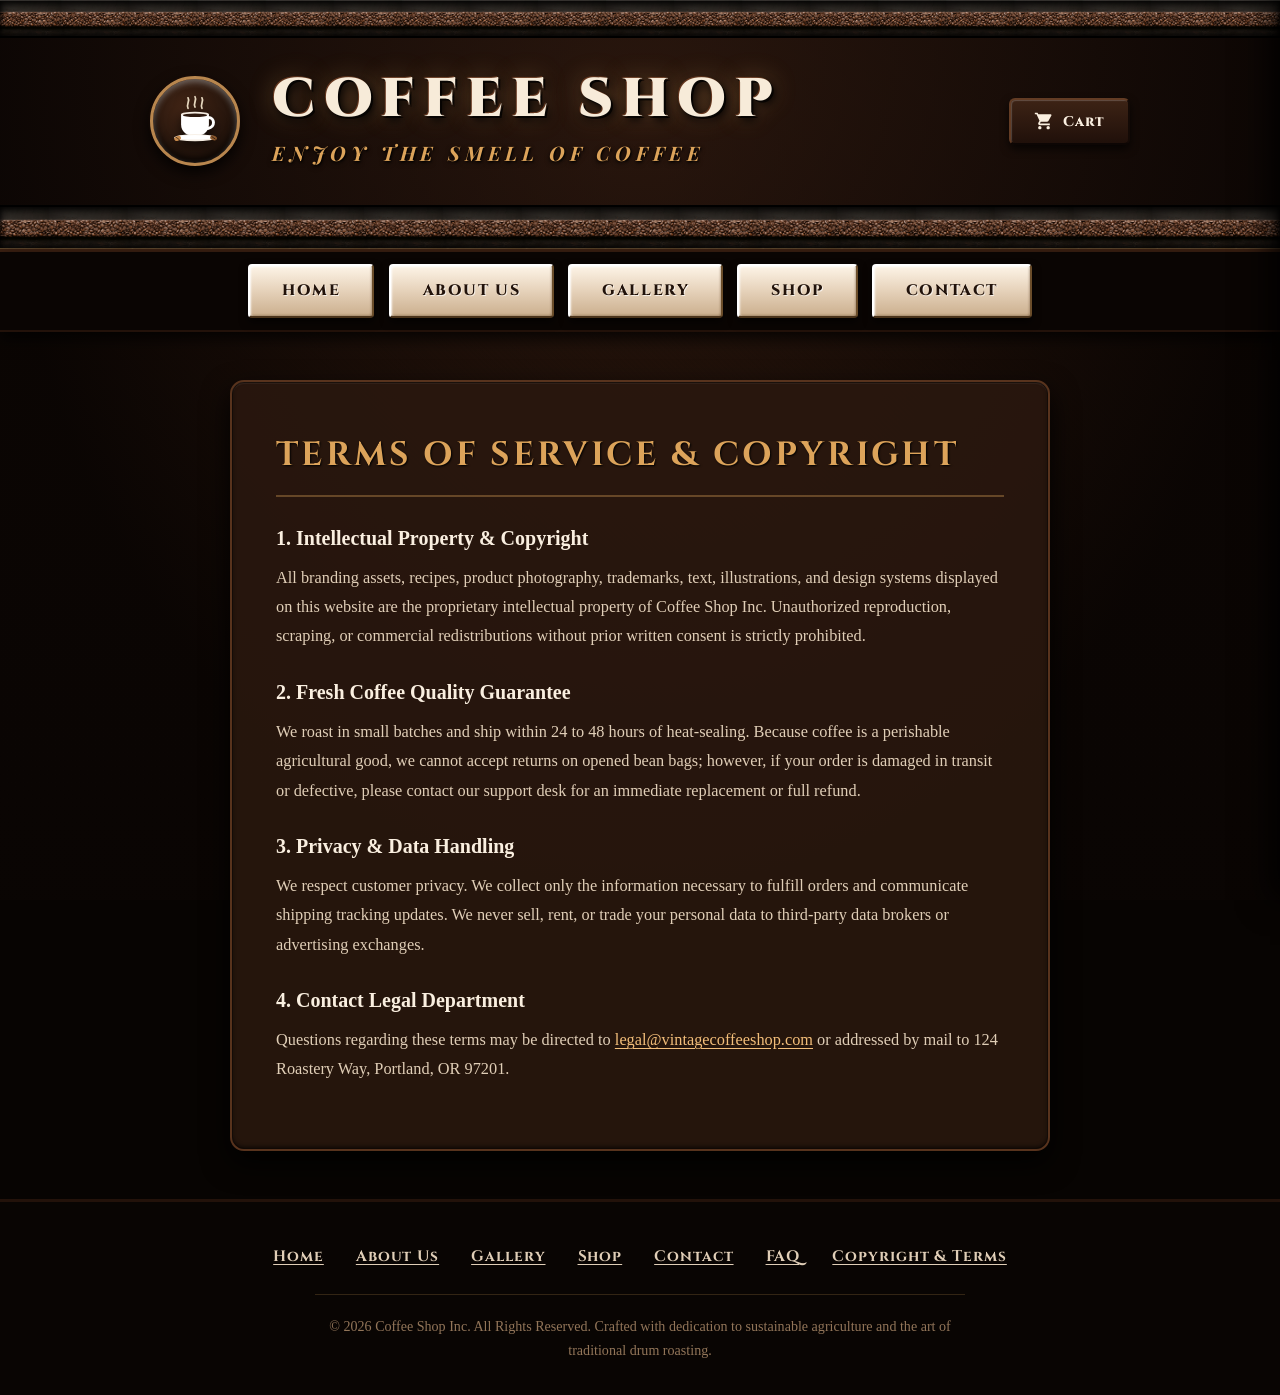
<file: terms.html>
<!DOCTYPE html>
<html lang="en">
<head>
  <meta charset="UTF-8" />
  <meta name="viewport" content="width=device-width, initial-scale=1.0" />
  <title>Copyright & Terms of Service | COFFEE SHOP</title>
  <meta name="description" content="Review Coffee Shop's terms of service, shipping policy, privacy disclosure, and intellectual property copyright information." />
  <link rel="stylesheet" href="assets/css/style.css" />
</head>
<body>

  <a href="#mainContent" class="skip-link">Skip to main content</a>

  <!-- Header -->
  <header class="site-header" role="banner">
    <!-- Heavy repeating coffee bean border at the top -->
    <div class="header-bean-strip top-strip" aria-hidden="true"></div>

    <div class="container">
      <div class="header-inner">
        <a href="index.html" class="brand-wrapper" aria-label="Coffee Shop Home">
          <div class="logo-icon-box">
            <svg class="cup-svg" viewBox="0 0 100 100" fill="none" xmlns="http://www.w3.org/2000/svg" aria-hidden="true">
              <g class="steam-group" stroke="#e6d7be" stroke-width="3" stroke-linecap="round">
                <path d="M38 28 C34 22 42 16 38 10" />
                <path d="M50 26 C46 20 54 14 50 8" />
                <path d="M62 28 C58 22 66 16 62 10" />
              </g>
              <path d="M26 38 H74 V56 C74 69 63 76 50 76 C37 76 26 69 26 56 Z" fill="#ffffff" />
              <ellipse cx="50" cy="38" rx="24" ry="4" fill="#f5ece1" />
              <ellipse cx="50" cy="40" rx="21" ry="3" fill="#2d190f" />
              <path d="M73 44 C84 44 86 60 72 63" stroke="#ffffff" stroke-width="5" stroke-linecap="round" fill="none" />
              <ellipse cx="50" cy="79" rx="36" ry="6" fill="#f5ece1" />
              <ellipse cx="50" cy="78" rx="32" ry="4" fill="#ffffff" />
              <g transform="translate(14, 76)">
                <ellipse cx="6" cy="4" rx="6" ry="4" transform="rotate(-25 6 4)" fill="#c88a4b" />
                <path d="M3 2 C5 4 7 4 9 6" stroke="#170d08" stroke-width="1.2" stroke-linecap="round" />
              </g>
              <g transform="translate(76, 75)">
                <ellipse cx="6" cy="4" rx="6" ry="4" transform="rotate(20 6 4)" fill="#8c582c" />
                <path d="M3 2 C5 4 7 4 9 6" stroke="#170d08" stroke-width="1.2" stroke-linecap="round" />
              </g>
            </svg>
          </div>
          <div class="brand-text">
            <h1 class="site-title">COFFEE SHOP</h1>
            <p class="site-tagline">ENJOY THE SMELL OF COFFEE</p>
          </div>
        </a>

        <div class="header-actions">
          <button id="cartToggleBtn" class="cart-toggle-btn" aria-label="View Shopping Cart">
            <svg width="20" height="20" fill="currentColor" viewBox="0 0 24 24"><path d="M7 18c-1.1 0-1.99.9-1.99 2S5.9 22 7 22s2-.9 2-2-.9-2-2-2zM1 2v2h2l3.6 7.59-1.35 2.45c-.16.28-.25.61-.25.96 0 1.1.9 2 2 2h12v-2H7.42c-.14 0-.25-.11-.25-.25l.03-.12.9-1.63h7.45c.75 0 1.41-.41 1.75-1.03l3.58-6.49c.08-.14.12-.31.12-.48 0-.55-.45-1-1-1H5.21l-.94-2H1zm16 16c-1.1 0-1.99.9-1.99 2s.89 2 1.99 2 2-.9 2-2-.9-2-2-2z"/></svg>
            <span>Cart</span>
            <span id="cartBadgeCount" class="cart-badge" style="display: none;">0</span>
          </button>
        </div>
      </div>
    </div>
    <!-- Heavy repeating coffee bean border at the bottom -->
    <div class="header-bean-strip bottom-strip" aria-hidden="true"></div>
  </header>

  <!-- Navigation -->
  <nav class="main-nav" role="navigation" aria-label="Main Navigation">
    <div class="container nav-container">
      <button id="mobileNavToggle" class="mobile-nav-toggle" aria-expanded="false" aria-controls="navList" aria-label="Toggle navigation menu">
        <span class="hamburger-icon" aria-hidden="true"></span>
        <span>Menu</span>
      </button>

      <ul id="navList" class="nav-list">
        <li class="nav-item"><a href="index.html" class="nav-link">HOME</a></li>
        <li class="nav-item"><a href="about.html" class="nav-link">ABOUT US</a></li>
        <li class="nav-item"><a href="gallery.html" class="nav-link">GALLERY</a></li>
        <li class="nav-item"><a href="shop.html" class="nav-link">SHOP</a></li>
        <li class="nav-item"><a href="contact.html" class="nav-link">CONTACT</a></li>
      </ul>
    </div>
  </nav>

  <!-- Main Content -->
  <main id="mainContent" class="classic-content-section" role="main">
    <div class="container" style="max-width: 860px;">
      <div class="content-main-panel">
        <h2 class="main-panel-heading">TERMS OF SERVICE & COPYRIGHT</h2>

        <h3 style="color: var(--amber-gold); font-size: 1.25rem; margin: 1.5rem 0 0.5rem;">1. Intellectual Property & Copyright</h3>
        <p class="body-paragraph">
          All branding assets, recipes, product photography, trademarks, text, illustrations, and design systems displayed on this website are the proprietary intellectual property of Coffee Shop Inc. Unauthorized reproduction, scraping, or commercial redistributions without prior written consent is strictly prohibited.
        </p>

        <h3 style="color: var(--amber-gold); font-size: 1.25rem; margin: 1.5rem 0 0.5rem;">2. Fresh Coffee Quality Guarantee</h3>
        <p class="body-paragraph">
          We roast in small batches and ship within 24 to 48 hours of heat-sealing. Because coffee is a perishable agricultural good, we cannot accept returns on opened bean bags; however, if your order is damaged in transit or defective, please contact our support desk for an immediate replacement or full refund.
        </p>

        <h3 style="color: var(--amber-gold); font-size: 1.25rem; margin: 1.5rem 0 0.5rem;">3. Privacy & Data Handling</h3>
        <p class="body-paragraph">
          We respect customer privacy. We collect only the information necessary to fulfill orders and communicate shipping tracking updates. We never sell, rent, or trade your personal data to third-party data brokers or advertising exchanges.
        </p>

        <h3 style="color: var(--amber-gold); font-size: 1.25rem; margin: 1.5rem 0 0.5rem;">4. Contact Legal Department</h3>
        <p class="body-paragraph">
          Questions regarding these terms may be directed to <a href="mailto:legal@vintagecoffeeshop.com">legal@vintagecoffeeshop.com</a> or addressed by mail to 124 Roastery Way, Portland, OR 97201.
        </p>
      </div>
    </div>
  </main>

  <!-- Footer -->
  <footer class="site-footer" role="contentinfo">
    <div class="container">
      <ul class="footer-nav">
        <li><a href="index.html">Home</a></li>
        <li><a href="about.html">About Us</a></li>
        <li><a href="gallery.html">Gallery</a></li>
        <li><a href="shop.html">Shop</a></li>
        <li><a href="contact.html">Contact</a></li>
        <li><a href="faq.html">FAQ</a></li>
        <li><a href="terms.html">Copyright & Terms</a></li>
      </ul>
      <p class="footer-copy">
        &copy; 2026 Coffee Shop Inc. All Rights Reserved. Crafted with dedication to sustainable agriculture and the art of traditional drum roasting.
      </p>
    </div>
  </footer>

  <!-- Cart Drawer -->
  <div id="cartDrawerBackdrop" class="cart-drawer-backdrop" aria-hidden="true"></div>
  <aside id="cartDrawer" class="cart-drawer" role="dialog" aria-modal="true" aria-hidden="true">
    <div class="drawer-header">
      <h2 class="drawer-title">Your Coffee Order</h2>
      <button id="closeCartBtn" class="btn-close-drawer">&times;</button>
    </div>
    <div id="cartItemsList" class="cart-items-list"></div>
    <div class="drawer-footer">
      <div class="subtotal-row">
        <span>Order Subtotal:</span>
        <span id="cartSubtotalAmount">$0.00</span>
      </div>
      <button id="checkoutBtn" class="btn-primary" style="width: 100%; justify-content: center; padding: 1rem;">Proceed to Checkout</button>
    </div>
  </aside>

  <script src="assets/js/main.js" defer></script>
</body>
</html>
</file>
<file: assets/css/style.css>
/* ==========================================================================
   AUTHENTIC EARLY-2000s SKEUOMORPHIC COFFEE SHOP DESIGN SYSTEM
   Heavy Textures | Literal Bean Borders | Tactile 3D Beveled Buttons
   Fixed-Width Classic Desktop (1000px) + Fluid Mobile Responsive Layout
   ========================================================================== */

@import url('https://fonts.googleapis.com/css2?family=Cinzel:wght@700;800;900&family=Playfair+Display:ital,wght@0,600;0,700;0,800;1,600&display=swap');

:root {
  /* Vintage Palette */
  --bg-darkest: #070402;
  --bg-espresso: #110905;
  --bg-wood-dark: #1b0e08;
  --bg-wood-mid: #2b170c;
  
  --panel-brown: rgba(43, 24, 15, 0.86);
  --panel-brown-solid: #2d180d;
  --panel-border-outer: #58331d;
  --panel-border-inner: #734527;
  
  --beige-light: #f6eedf;
  --beige-mid: #e3d0b8;
  --beige-dark: #bba283;
  --beige-shadow: #5a3d20;

  --text-cream: #faefe0;
  --text-cream-muted: #e0ceb7;
  --text-amber: #dca35a;
  --text-gold: #f3be7a;

  /* Typography */
  --font-title: 'Cinzel', 'Playfair Display', 'Times New Roman', Georgia, serif;
  --font-heading: 'Playfair Display', Georgia, 'Times New Roman', serif;
  --font-serif-body: Georgia, 'Times New Roman', 'Palatino Linotype', serif;
  
  /* Classic Desktop Container Width */
  --site-width: 1020px;
}

/* --------------------------------------------------------------------------
   Reset & Base Styles
   -------------------------------------------------------------------------- */
*, *::before, *::after {
  box-sizing: border-box;
  margin: 0;
  padding: 0;
}

html {
  font-size: 16px;
  scroll-behavior: smooth;
}

section[id], main[id], header[id] {
  scroll-margin-top: 85px;
}

body {
  font-family: var(--font-serif-body);
  background-color: var(--bg-darkest);
  /* Heavy atmospheric dark wood & coffee roast background texture */
  background-image: 
    radial-gradient(ellipse at 50% 10%, rgba(68, 37, 21, 0.5) 0%, rgba(10, 5, 3, 0.95) 70%),
    repeating-linear-gradient(45deg, rgba(0, 0, 0, 0.15) 0px, rgba(0, 0, 0, 0.15) 2px, transparent 2px, transparent 4px),
    linear-gradient(180deg, #090503 0%, #150a06 50%, #070402 100%);
  background-attachment: fixed;
  color: var(--text-cream);
  line-height: 1.7;
  min-height: 100vh;
  display: flex;
  flex-direction: column;
}

img, svg {
  max-width: 100%;
  height: auto;
  display: block;
}

a {
  color: var(--text-gold);
  text-decoration: underline;
  text-underline-offset: 3px;
  transition: color 150ms ease;
}

a:hover {
  color: #fff;
  text-shadow: 0 0 8px rgba(243, 190, 122, 0.8);
}

button {
  font-family: inherit;
  cursor: pointer;
  border: none;
}

/* Focus States for WCAG 2.2 AA */
:focus-visible {
  outline: 3px solid #f3be7a;
  outline-offset: 2px;
}

.skip-link {
  position: absolute;
  top: -100px;
  left: 20px;
  background: #f3be7a;
  color: #170d08;
  padding: 10px 20px;
  font-weight: bold;
  z-index: 9999;
  border: 2px solid #fff;
  transition: top 150ms ease;
}
.skip-link:focus {
  top: 15px;
}

/* --------------------------------------------------------------------------
   Classic Centered Layout Wrap
   -------------------------------------------------------------------------- */
.container {
  width: 100%;
  max-width: var(--site-width);
  margin-left: auto;
  margin-right: auto;
  padding-left: 20px;
  padding-right: 20px;
}

/* --------------------------------------------------------------------------
   1. HEADER SECTION (Heavy Repeating Bean Borders & Skeuomorphic Badges)
   -------------------------------------------------------------------------- */
.site-header {
  position: relative;
  background: #110906;
  background-image: 
    radial-gradient(circle at 50% 50%, rgba(55, 30, 18, 0.6) 0%, rgba(12, 6, 4, 0.95) 100%),
    linear-gradient(180deg, #180d08 0%, #0d0604 100%);
  box-shadow: 0 8px 30px rgba(0, 0, 0, 0.9);
  border-bottom: 3px solid #3d2112;
}

/* Literal Repeating Coffee Bean Borders (Top and Bottom) */
.header-bean-strip {
  width: 100%;
  height: 38px;
  background-image: url('../images/bean_border.jpg');
  background-repeat: repeat-x;
  background-size: auto 38px;
  background-position: center;
  box-shadow: inset 0 3px 6px rgba(0, 0, 0, 0.8), inset 0 -3px 6px rgba(0, 0, 0, 0.8);
  border-top: 1px solid rgba(255, 255, 255, 0.1);
  border-bottom: 2px solid #000;
  position: relative;
  z-index: 2;
}

.header-bean-strip.bottom-strip {
  height: 44px;
  background-size: auto 44px;
  border-top: 2px solid #000;
  border-bottom: 1px solid rgba(218, 163, 90, 0.3);
}

.header-inner {
  display: flex;
  align-items: center;
  justify-content: space-between;
  padding: 2.2rem 0;
  gap: 1.5rem;
}

.brand-wrapper {
  display: flex;
  align-items: center;
  gap: 2rem;
  text-decoration: none;
}

/* Logo with Skeuomorphic Saucer, White Cup & Two Roasted Beans */
.logo-icon-box {
  width: 90px;
  height: 90px;
  flex-shrink: 0;
  background: radial-gradient(circle at 40% 35%, #442616 0%, #170d08 85%);
  border: 3px solid #b8864e;
  border-radius: 50%;
  display: flex;
  align-items: center;
  justify-content: center;
  box-shadow: 
    0 6px 15px rgba(0, 0, 0, 0.9),
    inset 0 3px 6px rgba(255, 255, 255, 0.35),
    inset 0 -4px 8px rgba(0, 0, 0, 0.8),
    0 0 0 2px #190c07;
  transition: transform 200ms ease;
}

.brand-wrapper:hover .logo-icon-box {
  transform: scale(1.04);
}

.cup-svg {
  width: 58px;
  height: 58px;
  filter: drop-shadow(0 4px 6px rgba(0,0,0,0.7));
}

/* Animated Steam Trails */
.steam-group path {
  animation: steamRise 3.5s infinite ease-in-out;
  transform-origin: bottom center;
}
.steam-group path:nth-child(2) { animation-delay: 0.9s; }
.steam-group path:nth-child(3) { animation-delay: 1.8s; }

@keyframes steamRise {
  0% { transform: translateY(0) scaleX(1); opacity: 0; }
  35% { opacity: 0.85; }
  70% { transform: translateY(-8px) scaleX(1.15); opacity: 0.4; }
  100% { transform: translateY(-16px) scaleX(1.3); opacity: 0; }
}

/* Vintage Stylized Typography */
.brand-text {
  display: flex;
  flex-direction: column;
}

.site-title {
  font-family: var(--font-title);
  font-size: clamp(2.2rem, 5vw, 3.4rem);
  font-weight: 900;
  letter-spacing: 0.16em;
  text-transform: uppercase;
  color: #f7ebd9;
  /* Early 2000s Carved Emboss / Bevel Text Effect */
  text-shadow: 
    2px 2px 0px #070402,
    -1px -1px 0px #63361e,
    3px 4px 10px rgba(0, 0, 0, 0.95),
    0 0 25px rgba(220, 163, 90, 0.4);
  line-height: 1;
}

.site-tagline {
  font-family: var(--font-heading);
  font-style: italic;
  font-size: clamp(0.95rem, 2vw, 1.25rem);
  color: var(--text-amber);
  letter-spacing: 0.24em;
  margin-top: 0.5rem;
  text-transform: uppercase;
  font-weight: 700;
  text-shadow: 1px 1px 2px #000, 0 2px 5px rgba(0,0,0,0.8);
}

/* Header Cart Button with Beveled Styling */
.header-actions {
  display: flex;
  align-items: center;
  gap: 1rem;
}

.cart-toggle-btn {
  display: inline-flex;
  align-items: center;
  gap: 0.6rem;
  background: linear-gradient(180deg, #3d2315 0%, #20100a 100%);
  border-top: 2px solid #633c24;
  border-left: 2px solid #633c24;
  border-right: 2px solid #140a06;
  border-bottom: 2px solid #0d0604;
  color: var(--text-cream);
  padding: 0.7rem 1.4rem;
  border-radius: 6px;
  font-family: var(--font-title);
  font-weight: 800;
  font-size: 0.88rem;
  letter-spacing: 0.08em;
  box-shadow: 
    inset 1px 1px 1px rgba(255, 255, 255, 0.2),
    0 4px 8px rgba(0,0,0,0.7);
  transition: all 150ms ease;
  text-decoration: none;
}

.cart-toggle-btn:hover {
  background: linear-gradient(180deg, #4f2d1b 0%, #2a150c 100%);
  color: #fff;
  transform: translateY(-1px);
}

.cart-badge {
  background: radial-gradient(circle at 35% 35%, #e6392f 0%, #9e1b13 100%);
  border: 1px solid #ff7b73;
  color: #fff;
  font-size: 0.75rem;
  font-weight: 900;
  padding: 0.2rem 0.55rem;
  border-radius: 999px;
  box-shadow: 0 2px 4px rgba(0,0,0,0.6);
}

/* --------------------------------------------------------------------------
   2. NAVIGATION BAR (Beige 3D Beveled Buttons - Exactly Matching Vintage Look)
   -------------------------------------------------------------------------- */
.main-nav {
  background: #0a0503;
  padding: 0.75rem 0;
  border-bottom: 2px solid #23120a;
  position: sticky;
  top: 0;
  z-index: 100;
  box-shadow: 0 6px 15px rgba(0, 0, 0, 0.8);
}

.nav-container {
  display: flex;
  align-items: center;
  justify-content: center;
}

.nav-list {
  display: flex;
  list-style: none;
  gap: 0.9rem;
  flex-wrap: wrap;
  justify-content: center;
}

/* The signature tactile 3D beveled light tan / beige buttons */
.nav-link {
  display: inline-block;
  background: linear-gradient(180deg, #fdf4e7 0%, #e8d5be 45%, #cbaf8e 100%);
  color: #21120a;
  font-family: var(--font-title);
  font-weight: 800;
  font-size: 0.95rem;
  letter-spacing: 0.1em;
  text-transform: uppercase;
  padding: 0.75rem 2rem;
  text-decoration: none;
  border-radius: 4px;
  text-align: center;
  /* Tactile 3D Bevel Borders & Shadows */
  border-top: 2px solid #ffffff;
  border-left: 2px solid #ffffff;
  border-right: 2px solid #6b4d2a;
  border-bottom: 2px solid #4a331a;
  box-shadow: 
    inset 1px 1px 2px rgba(255, 255, 255, 0.9),
    inset -1px -1px 2px rgba(80, 50, 20, 0.35),
    0 4px 8px rgba(0, 0, 0, 0.65);
  text-shadow: 1px 1px 0px rgba(255, 255, 255, 0.7);
  transition: all 120ms ease;
  user-select: none;
}

.nav-link:hover {
  background: linear-gradient(180deg, #ffffff 0%, #fae9d4 45%, #dbc1a2 100%);
  color: #000;
  transform: translateY(-2px);
  box-shadow: 
    inset 1px 1px 2px rgba(255, 255, 255, 1),
    0 6px 14px rgba(0, 0, 0, 0.75);
}

/* Recessed Inset Pressed Active State */
.nav-link.active,
.nav-link:active {
  background: linear-gradient(180deg, #c7a985 0%, #debfa0 55%, #eed7be 100%);
  color: #160a04;
  border-top: 2px solid #4a331a;
  border-left: 2px solid #4a331a;
  border-right: 2px solid #ffffff;
  border-bottom: 2px solid #ffffff;
  box-shadow: 
    inset 2px 2px 4px rgba(0, 0, 0, 0.65),
    inset -1px -1px 2px rgba(255, 255, 255, 0.4),
    0 1px 2px rgba(0, 0, 0, 0.5);
  transform: translateY(2px);
  text-shadow: none;
}

/* Mobile Toggle */
.mobile-nav-toggle {
  display: none;
  background: linear-gradient(180deg, #fdf4e7 0%, #cbaf8e 100%);
  border: 2px solid #fff;
  border-bottom: 2px solid #4a331a;
  border-right: 2px solid #4a331a;
  color: #21120a;
  padding: 0.6rem 1rem;
  border-radius: 4px;
  font-weight: 800;
  font-size: 0.9rem;
  text-transform: uppercase;
  box-shadow: 0 3px 6px rgba(0,0,0,0.5);
}

/* --------------------------------------------------------------------------
   3. THE TWO-COLUMN SKEUOMORPHIC CONTENT BOXES (From Image Mockup)
   -------------------------------------------------------------------------- */
.classic-content-section {
  padding: 3rem 0;
  position: relative;
}

.classic-grid {
  display: grid;
  grid-template-columns: 310px 1fr;
  gap: 1.75rem;
  align-items: start;
}

/* Semi-Transparent Brown Boxed Containers with Rounded Corners */
.content-aside,
.content-main-panel {
  background: var(--panel-brown);
  border-radius: 14px;
  /* Dual Embossed Wood-Grain Border */
  border: 2px solid var(--panel-border-outer);
  outline: 1px solid rgba(15, 8, 4, 0.8);
  outline-offset: -3px;
  box-shadow: 
    0 12px 28px rgba(0, 0, 0, 0.9),
    inset 0 1px 2px rgba(255, 255, 255, 0.2),
    inset 0 -2px 4px rgba(0, 0, 0, 0.7);
  position: relative;
}

/* Left Column (Narrower Sidebar) */
.content-aside {
  padding: 1.75rem;
}

.aside-heading {
  font-family: var(--font-title);
  font-size: 1.35rem;
  letter-spacing: 0.12em;
  color: var(--text-amber);
  text-transform: uppercase;
  border-bottom: 2px solid rgba(220, 163, 90, 0.35);
  padding-bottom: 0.65rem;
  margin-bottom: 1.4rem;
  text-shadow: 1px 1px 2px #000;
}

.aside-block {
  margin-bottom: 1.5rem;
}

.aside-block h3 {
  font-family: var(--font-heading);
  font-size: 1.15rem;
  color: var(--text-cream);
  margin-bottom: 0.4rem;
}

.aside-block p {
  font-size: 0.95rem;
  color: var(--text-cream-muted);
  line-height: 1.65;
}

.aside-list {
  list-style: none;
  margin-top: 0.6rem;
}

.aside-list li {
  font-size: 0.92rem;
  padding: 0.4rem 0;
  border-bottom: 1px dotted rgba(220, 163, 90, 0.25);
  display: flex;
  justify-content: space-between;
}

.aside-list li span.val {
  color: var(--text-gold);
  font-weight: bold;
}

/* Right Column (Wider Primary Content Panel) */
.content-main-panel {
  padding: clamp(1.75rem, 3.5vw, 2.75rem);
}

.main-panel-heading {
  font-family: var(--font-title);
  font-size: clamp(1.5rem, 3vw, 2.1rem);
  letter-spacing: 0.1em;
  color: var(--text-amber);
  text-transform: uppercase;
  border-bottom: 2px solid rgba(220, 163, 90, 0.35);
  padding-bottom: 0.75rem;
  margin-bottom: 1.5rem;
  text-shadow: 1px 1px 2px #000;
}

.lead-paragraph {
  font-size: 1.15rem;
  color: #fff;
  line-height: 1.8;
  margin-bottom: 1.35rem;
  font-weight: 500;
}

.body-paragraph {
  font-size: 1.02rem;
  color: var(--text-cream-muted);
  line-height: 1.8;
  margin-bottom: 1.35rem;
}

/* Flavor Badges */
.flavor-badges {
  display: flex;
  flex-wrap: wrap;
  gap: 0.6rem;
  margin: 1.5rem 0 1.75rem;
}

.flavor-pill {
  background: linear-gradient(180deg, #3d2315 0%, #20100a 100%);
  border: 1px solid #6b4125;
  color: var(--text-cream);
  padding: 0.35rem 0.85rem;
  border-radius: 4px;
  font-size: 0.85rem;
  font-weight: 600;
  box-shadow: inset 0 1px 1px rgba(255,255,255,0.15), 0 2px 4px rgba(0,0,0,0.5);
}

/* Bottom Row: Scattered Beans (Left) and Read More link (Right) */
.panel-footer-row {
  display: flex;
  align-items: center;
  justify-content: space-between;
  margin-top: 2rem;
  padding-top: 1.25rem;
  border-top: 1px solid rgba(220, 163, 90, 0.25);
}

.scattered-beans-graphic {
  display: flex;
  align-items: center;
  gap: 0.5rem;
}

.read-more-btn {
  font-family: var(--font-heading);
  font-style: italic;
  font-size: 1.2rem;
  color: var(--text-gold);
  font-weight: bold;
  text-decoration: underline;
  text-underline-offset: 3px;
  transition: all 150ms ease;
}

.read-more-btn:hover {
  color: #fff;
  transform: translateX(3px);
}

/* --------------------------------------------------------------------------
   HERO / BANNER SECTION
   -------------------------------------------------------------------------- */
.hero-banner {
  padding: 2.5rem 0 1.5rem;
}

.hero-grid {
  display: grid;
  grid-template-columns: 1.15fr 0.85fr;
  align-items: center;
  gap: 2.5rem;
}

.hero-pill {
  display: inline-flex;
  align-items: center;
  gap: 0.5rem;
  background: rgba(43, 24, 15, 0.9);
  border: 1px solid var(--panel-border-outer);
  color: var(--text-amber);
  padding: 0.4rem 0.9rem;
  border-radius: 4px;
  font-size: 0.85rem;
  font-weight: bold;
  margin-bottom: 1rem;
}

.hero-heading {
  font-family: var(--font-heading);
  font-size: clamp(2rem, 4vw, 3.2rem);
  font-weight: 700;
  line-height: 1.2;
  color: #fff;
  margin-bottom: 1rem;
  text-shadow: 2px 2px 4px #000;
}

.hero-heading span {
  color: var(--text-gold);
  font-style: italic;
}

.hero-desc {
  font-size: 1.05rem;
  color: var(--text-cream-muted);
  margin-bottom: 1.75rem;
}

.hero-cta-group {
  display: flex;
  flex-wrap: wrap;
  gap: 1rem;
}

/* Beveled 3D Action Buttons */
.btn-primary {
  background: linear-gradient(180deg, #fdf4e7 0%, #e8d5be 45%, #cbaf8e 100%);
  color: #170d08;
  font-family: var(--font-title);
  font-weight: 800;
  font-size: 0.95rem;
  letter-spacing: 0.08em;
  padding: 0.85rem 1.8rem;
  border-radius: 4px;
  display: inline-flex;
  align-items: center;
  gap: 0.5rem;
  text-decoration: none;
  text-transform: uppercase;
  border-top: 2px solid #ffffff;
  border-left: 2px solid #ffffff;
  border-right: 2px solid #6b4d2a;
  border-bottom: 2px solid #4a331a;
  box-shadow: 
    inset 1px 1px 2px rgba(255, 255, 255, 0.9),
    0 4px 8px rgba(0, 0, 0, 0.65);
  text-shadow: 1px 1px 0px rgba(255, 255, 255, 0.6);
  transition: all 120ms ease;
}

.btn-primary:hover {
  background: linear-gradient(180deg, #ffffff 0%, #fae9d4 45%, #dbc1a2 100%);
  transform: translateY(-2px);
  box-shadow: 0 6px 14px rgba(0, 0, 0, 0.75);
}

.btn-primary:active {
  transform: translateY(2px);
  border-top: 2px solid #4a331a;
  border-left: 2px solid #4a331a;
  border-right: 2px solid #ffffff;
  border-bottom: 2px solid #ffffff;
  box-shadow: inset 2px 2px 4px rgba(0, 0, 0, 0.65);
}

.btn-secondary {
  background: linear-gradient(180deg, #3d2315 0%, #20100a 100%);
  color: var(--text-cream);
  font-family: var(--font-title);
  font-weight: 800;
  font-size: 0.95rem;
  letter-spacing: 0.08em;
  padding: 0.85rem 1.8rem;
  border-radius: 4px;
  display: inline-flex;
  align-items: center;
  gap: 0.5rem;
  text-decoration: none;
  text-transform: uppercase;
  border-top: 2px solid #633c24;
  border-left: 2px solid #633c24;
  border-right: 2px solid #140a06;
  border-bottom: 2px solid #0d0604;
  box-shadow: inset 1px 1px 1px rgba(255, 255, 255, 0.2), 0 4px 8px rgba(0,0,0,0.65);
  transition: all 120ms ease;
}

.btn-secondary:hover {
  background: linear-gradient(180deg, #4f2d1b 0%, #2a150c 100%);
  color: #fff;
  transform: translateY(-2px);
}

.hero-image-frame {
  position: relative;
  border-radius: 12px;
  overflow: hidden;
  border: 3px solid var(--panel-border-outer);
  box-shadow: 0 14px 32px rgba(0, 0, 0, 0.9);
}

.hero-image-frame img {
  width: 100%;
  height: 360px;
  object-fit: cover;
}

.hero-badge-overlay {
  position: absolute;
  bottom: 15px;
  right: 15px;
  background: rgba(18, 10, 6, 0.92);
  border: 2px solid #b8864e;
  padding: 0.65rem 1.15rem;
  border-radius: 8px;
  display: flex;
  align-items: center;
  gap: 0.75rem;
  box-shadow: 0 6px 15px rgba(0,0,0,0.8);
}

/* --------------------------------------------------------------------------
   CAFE MENU SECTION
   -------------------------------------------------------------------------- */
.cafe-menu-section {
  padding: 3.5rem 0;
  border-top: 2px solid #23120a;
  border-bottom: 2px solid #23120a;
  background: radial-gradient(circle at 50% 30%, rgba(45, 24, 15, 0.5) 0%, transparent 80%);
}

.section-title-wrap {
  text-align: center;
  margin-bottom: 2.5rem;
}

.section-subtitle {
  font-family: var(--font-heading);
  font-style: italic;
  font-size: 1.15rem;
  color: var(--text-amber);
  margin-bottom: 0.35rem;
}

.section-title {
  font-family: var(--font-title);
  font-size: clamp(1.8rem, 3.5vw, 2.5rem);
  color: #fff;
  letter-spacing: 0.08em;
  text-transform: uppercase;
  text-shadow: 2px 2px 4px #000;
}

.menu-category-grid {
  display: grid;
  grid-template-columns: repeat(auto-fit, minmax(440px, 1fr));
  gap: 2rem;
}

.menu-card-panel {
  background: var(--panel-brown);
  border-radius: 12px;
  border: 2px solid var(--panel-border-outer);
  padding: 2rem;
  box-shadow: 0 10px 24px rgba(0,0,0,0.85);
}

.menu-category-heading {
  font-family: var(--font-title);
  font-size: 1.35rem;
  color: var(--text-amber);
  letter-spacing: 0.08em;
  text-transform: uppercase;
  border-bottom: 2px solid rgba(220, 163, 90, 0.35);
  padding-bottom: 0.65rem;
  margin-bottom: 1.5rem;
  display: flex;
  align-items: center;
  gap: 0.65rem;
}

.menu-item-list {
  display: flex;
  flex-direction: column;
  gap: 1.4rem;
}

.menu-item-row {
  display: flex;
  flex-direction: column;
  padding-bottom: 1.15rem;
  border-bottom: 1px dotted rgba(220, 163, 90, 0.25);
}

.menu-item-row:last-child {
  border-bottom: none;
  padding-bottom: 0;
}

.menu-item-top {
  display: flex;
  align-items: baseline;
  justify-content: space-between;
}

.menu-item-name {
  font-family: var(--font-heading);
  font-size: 1.18rem;
  color: #fff;
  font-weight: 700;
}

.menu-item-dots {
  flex-grow: 1;
  border-bottom: 1px dotted rgba(220, 163, 90, 0.4);
  margin: 0 0.5rem;
  transform: translateY(-4px);
}

.menu-item-price {
  font-family: var(--font-serif-body);
  font-size: 1.15rem;
  font-weight: 700;
  color: var(--text-gold);
}

.menu-item-desc {
  font-size: 0.92rem;
  color: var(--text-cream-muted);
  margin-top: 0.3rem;
  line-height: 1.55;
}

.menu-item-actions {
  display: flex;
  align-items: center;
  justify-content: space-between;
  margin-top: 0.65rem;
}

.diet-tag {
  font-size: 0.78rem;
  font-weight: bold;
  padding: 0.2rem 0.55rem;
  border-radius: 4px;
  background: rgba(220, 163, 90, 0.15);
  color: var(--text-amber);
  border: 1px solid rgba(220, 163, 90, 0.3);
}

.btn-menu-add {
  font-family: var(--font-title);
  font-size: 0.78rem;
  font-weight: 800;
  color: #170d08;
  background: linear-gradient(180deg, #fdf4e7 0%, #cbaf8e 100%);
  border-top: 1px solid #fff;
  border-left: 1px solid #fff;
  border-right: 1px solid #6b4d2a;
  border-bottom: 1px solid #4a331a;
  padding: 0.35rem 0.85rem;
  border-radius: 3px;
  box-shadow: 0 2px 4px rgba(0,0,0,0.5);
  transition: all 120ms ease;
}

.btn-menu-add:hover {
  background: #fff;
  transform: translateY(-1px);
}

/* --------------------------------------------------------------------------
   BACK TO HOME NAVIGATION CONTROLS
   -------------------------------------------------------------------------- */
.section-back-home {
  text-align: center;
  margin-top: 2.5rem;
  padding-top: 1.5rem;
  border-top: 1px dashed rgba(220, 163, 90, 0.25);
}

.back-to-home-btn {
  display: inline-flex;
  align-items: center;
  gap: 0.5rem;
  font-family: var(--font-title);
  font-size: 0.85rem;
  font-weight: 800;
  color: var(--text-gold);
  background: rgba(27, 14, 8, 0.85);
  border: 1px solid var(--panel-border-outer);
  padding: 0.6rem 1.4rem;
  border-radius: 4px;
  text-decoration: none;
  text-transform: uppercase;
  letter-spacing: 0.08em;
  box-shadow: 0 3px 8px rgba(0,0,0,0.6);
  transition: all 150ms ease;
}

.back-to-home-btn:hover {
  background: var(--panel-brown);
  border-color: var(--text-gold);
  color: #fff;
  transform: translateY(-2px);
  text-decoration: none;
}

/* Floating Return to Home Button */
.floating-back-to-top {
  position: fixed;
  bottom: 25px;
  left: 25px;
  background: linear-gradient(180deg, #fdf4e7 0%, #cbaf8e 100%);
  color: #170d08;
  font-family: var(--font-title);
  font-weight: 800;
  font-size: 0.82rem;
  letter-spacing: 0.08em;
  text-transform: uppercase;
  padding: 0.75rem 1.25rem;
  border-radius: 4px;
  border-top: 2px solid #fff;
  border-left: 2px solid #fff;
  border-right: 2px solid #6b4d2a;
  border-bottom: 2px solid #4a331a;
  box-shadow: 0 4px 12px rgba(0, 0, 0, 0.7);
  z-index: 900;
  text-decoration: none;
  display: flex;
  align-items: center;
  gap: 0.4rem;
  opacity: 0;
  visibility: hidden;
  transition: all 250ms ease;
}

.floating-back-to-top.visible {
  opacity: 1;
  visibility: visible;
}

.floating-back-to-top:hover {
  background: #fff;
  transform: translateY(-2px);
  color: #000;
}

/* --------------------------------------------------------------------------
   FEATURED ROASTS & STORE
   -------------------------------------------------------------------------- */
.products-grid {
  display: grid;
  grid-template-columns: repeat(auto-fill, minmax(290px, 1fr));
  gap: 1.75rem;
}

.product-card {
  background: var(--panel-brown);
  border: 2px solid var(--panel-border-outer);
  border-radius: 12px;
  overflow: hidden;
  box-shadow: 0 10px 24px rgba(0,0,0,0.85);
  display: flex;
  flex-direction: column;
}

.product-img-wrap {
  position: relative;
  height: 220px;
  background: #170d08;
  border-bottom: 2px solid #3d2112;
}

.product-img-wrap img {
  width: 100%;
  height: 100%;
  object-fit: cover;
}

.roast-badge {
  position: absolute;
  top: 10px;
  left: 10px;
  background: rgba(14, 8, 5, 0.92);
  border: 1px solid #b8864e;
  color: var(--text-cream);
  font-size: 0.75rem;
  font-weight: 800;
  text-transform: uppercase;
  padding: 0.25rem 0.65rem;
  border-radius: 4px;
}

.product-body {
  padding: 1.4rem;
  display: flex;
  flex-direction: column;
  flex-grow: 1;
}

.product-origin {
  font-size: 0.82rem;
  color: var(--text-amber);
  text-transform: uppercase;
  font-weight: 700;
  letter-spacing: 0.08em;
  margin-bottom: 0.35rem;
}

.product-title {
  font-family: var(--font-heading);
  font-size: 1.35rem;
  color: #fff;
  margin-bottom: 0.4rem;
}

.product-desc {
  font-size: 0.92rem;
  color: var(--text-cream-muted);
  margin-bottom: 1.25rem;
  line-height: 1.6;
}

.product-meta-row {
  display: flex;
  align-items: center;
  justify-content: space-between;
  margin-top: auto;
  padding-top: 1rem;
  border-top: 1px solid rgba(220, 163, 90, 0.25);
}

.product-price {
  font-size: 1.35rem;
  font-weight: 700;
  color: var(--text-gold);
}

.btn-add-cart {
  background: linear-gradient(180deg, #fdf4e7 0%, #cbaf8e 100%);
  color: #170d08;
  font-family: var(--font-title);
  font-weight: 800;
  font-size: 0.82rem;
  letter-spacing: 0.06em;
  padding: 0.55rem 1.15rem;
  border-radius: 4px;
  border-top: 1px solid #fff;
  border-left: 1px solid #fff;
  border-right: 1px solid #6b4d2a;
  border-bottom: 1px solid #4a331a;
  box-shadow: 0 2px 4px rgba(0,0,0,0.5);
  transition: all 120ms ease;
}

.btn-add-cart:hover {
  background: #fff;
  transform: translateY(-1px);
}

/* --------------------------------------------------------------------------
   CONTACT, REVIEWS & CARDS
   -------------------------------------------------------------------------- */
.testimonials-section {
  padding: 3.5rem 0;
  border-top: 2px solid #23120a;
}

.testimonials-grid {
  display: grid;
  grid-template-columns: repeat(auto-fit, minmax(300px, 1fr));
  gap: 1.75rem;
}

.testimonial-card,
.contact-card {
  background: var(--panel-brown);
  border: 2px solid var(--panel-border-outer);
  border-radius: 12px;
  padding: 1.75rem;
  box-shadow: 0 10px 24px rgba(0,0,0,0.85);
}

.testimonial-quote {
  font-style: italic;
  font-size: 1.05rem;
  color: var(--text-cream);
  margin-bottom: 1.25rem;
  line-height: 1.7;
}

.author-meta {
  display: flex;
  align-items: center;
  gap: 0.85rem;
}

.author-avatar {
  width: 44px;
  height: 44px;
  border-radius: 50%;
  border: 2px solid #b8864e;
  background: #1b0f08;
  display: flex;
  align-items: center;
  justify-content: center;
  font-weight: bold;
  color: var(--text-gold);
}

.contact-grid {
  display: grid;
  grid-template-columns: 1fr 1fr;
  gap: 2rem;
}

.form-group {
  margin-bottom: 1.25rem;
}

.form-label {
  display: block;
  font-size: 0.92rem;
  font-weight: bold;
  color: var(--text-cream);
  margin-bottom: 0.35rem;
}

.form-control {
  width: 100%;
  background: #120905;
  border: 2px solid #58331d;
  color: #fff;
  font-family: inherit;
  font-size: 1rem;
  padding: 0.8rem 1rem;
  border-radius: 4px;
  box-shadow: inset 0 2px 4px rgba(0, 0, 0, 0.8);
}

.form-control:focus {
  border-color: var(--text-gold);
  outline: none;
  box-shadow: inset 0 2px 4px rgba(0,0,0,0.8), 0 0 6px var(--text-gold);
}

textarea.form-control {
  min-height: 120px;
}

/* --------------------------------------------------------------------------
   GALLERY
   -------------------------------------------------------------------------- */
.gallery-filters {
  display: flex;
  justify-content: center;
  flex-wrap: wrap;
  gap: 0.75rem;
  margin-bottom: 2rem;
}

.filter-btn {
  background: linear-gradient(180deg, #3d2315 0%, #20100a 100%);
  border: 1px solid #633c24;
  color: var(--text-cream);
  padding: 0.6rem 1.4rem;
  border-radius: 4px;
  font-family: var(--font-title);
  font-size: 0.85rem;
  font-weight: bold;
  box-shadow: 0 2px 4px rgba(0,0,0,0.5);
}

.filter-btn.active,
.filter-btn:hover {
  background: linear-gradient(180deg, #fdf4e7 0%, #cbaf8e 100%);
  color: #170d08;
  border-color: #fff;
}

.gallery-grid {
  display: grid;
  grid-template-columns: repeat(auto-fill, minmax(300px, 1fr));
  gap: 1.5rem;
}

.gallery-item {
  height: 270px;
  border-radius: 10px;
  overflow: hidden;
  border: 2px solid var(--panel-border-outer);
  box-shadow: 0 8px 20px rgba(0,0,0,0.8);
  position: relative;
  cursor: pointer;
}

.gallery-item img {
  width: 100%;
  height: 100%;
  object-fit: cover;
  transition: transform 300ms ease;
}

.gallery-item:hover img {
  transform: scale(1.06);
}

.gallery-overlay {
  position: absolute;
  inset: 0;
  background: linear-gradient(180deg, transparent 40%, rgba(10, 5, 3, 0.92) 100%);
  display: flex;
  flex-direction: column;
  justify-content: flex-end;
  padding: 1.25rem;
}

/* --------------------------------------------------------------------------
   4. FOOTER SECTION (Centered links from mockup: Home, FAQ, Copyright, Contact)
   -------------------------------------------------------------------------- */
.site-footer {
  background: #090503;
  border-top: 3px solid #23120a;
  padding: 2.5rem 0 2rem;
  margin-top: auto;
  text-align: center;
}

.footer-nav {
  display: flex;
  justify-content: center;
  flex-wrap: wrap;
  gap: 2rem;
  margin-bottom: 1.5rem;
  list-style: none;
}

.footer-nav a {
  color: var(--text-cream-muted);
  font-family: var(--font-title);
  font-size: 0.95rem;
  font-weight: 700;
  text-decoration: underline;
  text-underline-offset: 3px;
  letter-spacing: 0.06em;
}

.footer-nav a:hover {
  color: var(--text-gold);
}

.footer-copy {
  font-size: 0.88rem;
  color: #927559;
  border-top: 1px solid rgba(220, 163, 90, 0.2);
  padding-top: 1.25rem;
  max-width: 650px;
  margin: 0 auto;
}

/* --------------------------------------------------------------------------
   CART DRAWER & MODAL
   -------------------------------------------------------------------------- */
.cart-drawer-backdrop {
  position: fixed;
  inset: 0;
  background: rgba(0, 0, 0, 0.8);
  z-index: 1000;
  opacity: 0;
  visibility: hidden;
  transition: opacity 200ms ease;
}

.cart-drawer-backdrop.active {
  opacity: 1;
  visibility: visible;
}

.cart-drawer {
  position: fixed;
  top: 0;
  right: 0;
  bottom: 0;
  width: 100%;
  max-width: 420px;
  background: #170d08;
  border-left: 3px solid #58331d;
  z-index: 1001;
  transform: translateX(100%);
  transition: transform 300ms ease;
  display: flex;
  flex-direction: column;
  box-shadow: -10px 0 30px rgba(0,0,0,0.9);
}

.cart-drawer.active {
  transform: translateX(0);
}

.drawer-header {
  padding: 1.25rem 1.5rem;
  border-bottom: 2px solid #3d2112;
  display: flex;
  align-items: center;
  justify-content: space-between;
}

.drawer-title {
  font-family: var(--font-heading);
  font-size: 1.4rem;
  color: #fff;
}

.btn-close-drawer {
  background: #2b170c;
  color: #fff;
  border: 1px solid #58331d;
  width: 32px;
  height: 32px;
  border-radius: 4px;
  font-size: 1.2rem;
}

.cart-items-list {
  flex-grow: 1;
  overflow-y: auto;
  padding: 1.25rem;
  display: flex;
  flex-direction: column;
  gap: 1rem;
}

.cart-item {
  display: flex;
  gap: 0.9rem;
  background: rgba(43, 24, 15, 0.9);
  padding: 0.9rem;
  border-radius: 6px;
  border: 1px solid #58331d;
}

.cart-item-img {
  width: 65px;
  height: 65px;
  border-radius: 4px;
  object-fit: cover;
  border: 1px solid #3d2112;
}

.drawer-footer {
  padding: 1.25rem;
  border-top: 2px solid #3d2112;
  background: #100805;
}

.subtotal-row {
  display: flex;
  justify-content: space-between;
  font-size: 1.2rem;
  font-weight: bold;
  color: var(--text-gold);
  margin-bottom: 0.75rem;
}

/* Toast Notification */
.toast {
  position: fixed;
  bottom: 25px;
  right: 25px;
  background: #235529;
  border: 2px solid #4caf50;
  color: #fff;
  padding: 0.85rem 1.5rem;
  border-radius: 4px;
  font-weight: bold;
  box-shadow: 0 8px 20px rgba(0,0,0,0.7);
  z-index: 2000;
  transform: translateY(80px);
  opacity: 0;
  transition: all 250ms ease;
}

.toast.show {
  transform: translateY(0);
  opacity: 1;
}

/* Cookie Banner */
.cookie-banner {
  position: fixed;
  bottom: 20px;
  left: 20px;
  right: 20px;
  max-width: 480px;
  background: #190e09;
  border: 2px solid var(--panel-border-outer);
  padding: 1.25rem;
  border-radius: 8px;
  box-shadow: 0 10px 30px rgba(0,0,0,0.9);
  z-index: 999;
}
.cookie-banner.hidden {
  display: none;
}

/* --------------------------------------------------------------------------
   BACK TO HOME TOP CONTROLS (Tactile 3D Beveled Buttons & Floating Pill)
   -------------------------------------------------------------------------- */
.section-back-home {
  display: flex;
  justify-content: center;
  align-items: center;
  margin-top: 3.5rem;
  padding-top: 1.75rem;
  border-top: 1px dashed rgba(220, 163, 90, 0.35);
}

.back-to-home-btn {
  display: inline-flex;
  align-items: center;
  gap: 0.6rem;
  background: linear-gradient(180deg, #fdf4e7 0%, #e8d5be 45%, #cbaf8e 100%);
  color: #21120a;
  font-family: var(--font-title);
  font-weight: 800;
  font-size: 0.9rem;
  letter-spacing: 0.1em;
  text-transform: uppercase;
  padding: 0.75rem 2rem;
  text-decoration: none;
  border-radius: 4px;
  border-top: 2px solid #ffffff;
  border-left: 2px solid #ffffff;
  border-right: 2px solid #6b4d2a;
  border-bottom: 2px solid #4a331a;
  box-shadow: 
    inset 1px 1px 2px rgba(255, 255, 255, 0.9),
    inset -1px -1px 2px rgba(80, 50, 20, 0.35),
    0 4px 10px rgba(0, 0, 0, 0.75);
  text-shadow: 1px 1px 0px rgba(255, 255, 255, 0.7);
  transition: all 120ms ease;
  cursor: pointer;
}

.back-to-home-btn:hover {
  background: linear-gradient(180deg, #ffffff 0%, #fae9d4 45%, #dbc1a2 100%);
  color: #000;
  transform: translateY(-2px);
  box-shadow: 
    inset 1px 1px 2px rgba(255, 255, 255, 1),
    0 6px 14px rgba(0, 0, 0, 0.85);
}

.back-to-home-btn:active {
  background: linear-gradient(180deg, #c7a985 0%, #debfa0 55%, #eed7be 100%);
  border-top: 2px solid #4a331a;
  border-left: 2px solid #4a331a;
  border-right: 2px solid #ffffff;
  border-bottom: 2px solid #ffffff;
  transform: translateY(2px);
  box-shadow: inset 2px 2px 4px rgba(0, 0, 0, 0.65);
}

/* Floating Return to Home Pill (Visible upon scrolling past 350px) */
.floating-back-to-home {
  position: fixed;
  bottom: 28px;
  right: 28px;
  z-index: 1500;
  display: inline-flex;
  align-items: center;
  gap: 0.5rem;
  background: linear-gradient(180deg, #fdf4e7 0%, #e8d5be 45%, #cbaf8e 100%);
  color: #21120a;
  font-family: var(--font-title);
  font-weight: 800;
  font-size: 0.85rem;
  letter-spacing: 0.08em;
  text-transform: uppercase;
  padding: 0.7rem 1.4rem;
  border-radius: 999px;
  border-top: 2px solid #ffffff;
  border-left: 2px solid #ffffff;
  border-right: 2px solid #6b4d2a;
  border-bottom: 2px solid #4a331a;
  box-shadow: 
    inset 1px 1px 2px rgba(255, 255, 255, 0.9),
    0 8px 24px rgba(0, 0, 0, 0.9);
  text-shadow: 1px 1px 0px rgba(255, 255, 255, 0.7);
  text-decoration: none;
  opacity: 0;
  pointer-events: none;
  transform: translateY(25px);
  transition: opacity 250ms ease, transform 250ms ease, background 120ms ease;
}

.floating-back-to-home.visible {
  opacity: 1;
  pointer-events: auto;
  transform: translateY(0);
}

.floating-back-to-home:hover {
  background: linear-gradient(180deg, #ffffff 0%, #fae9d4 45%, #dbc1a2 100%);
  color: #000;
  transform: translateY(-2px);
  box-shadow: 0 10px 28px rgba(0, 0, 0, 0.95);
}

.floating-back-to-home:active {
  transform: translateY(1px);
  border-top: 2px solid #4a331a;
  border-left: 2px solid #4a331a;
  border-right: 2px solid #ffffff;
  border-bottom: 2px solid #ffffff;
  box-shadow: inset 2px 2px 4px rgba(0, 0, 0, 0.65);
}

/* --------------------------------------------------------------------------
   RESPONSIVE BREAKPOINTS (Desktop: Fixed 1000px | Mobile: Stacked under 768px)
   -------------------------------------------------------------------------- */
@media (max-width: 768px) {
  .header-inner {
    flex-direction: column;
    text-align: center;
    gap: 1.25rem;
  }

  .brand-wrapper {
    flex-direction: column;
    gap: 0.75rem;
  }

  .main-nav .container {
    justify-content: space-between;
  }

  .mobile-nav-toggle {
    display: block;
  }

  .nav-list {
    display: none;
    flex-direction: column;
    width: 100%;
    padding: 1rem 0;
    gap: 0.65rem;
  }

  .nav-list.open {
    display: flex;
  }

  .nav-link {
    width: 100%;
    padding: 0.75rem 1rem;
  }

  /* Two Column Layout Stacks on Mobile */
  .classic-grid {
    grid-template-columns: 1fr;
  }

  .hero-grid {
    grid-template-columns: 1fr;
  }

  .contact-grid {
    grid-template-columns: 1fr;
  }

  .menu-category-grid {
    grid-template-columns: 1fr;
  }
}
</file>
